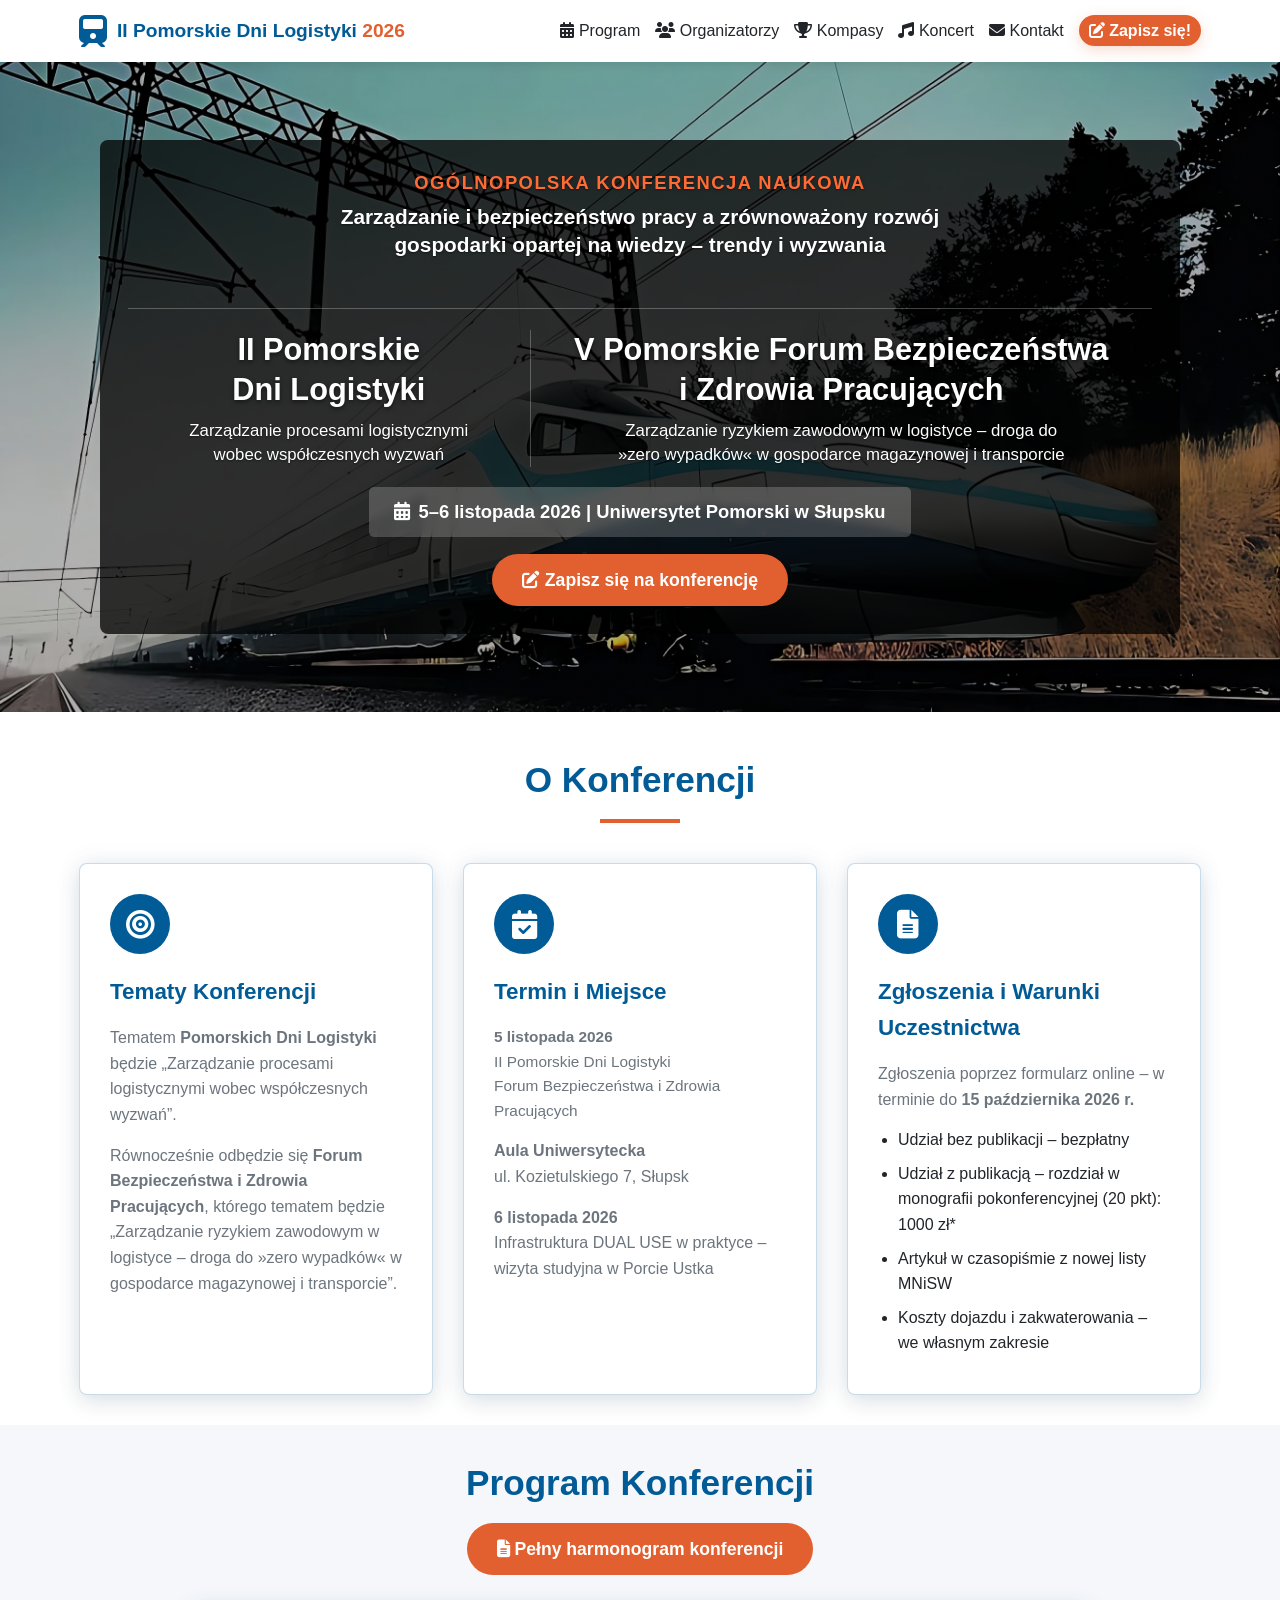
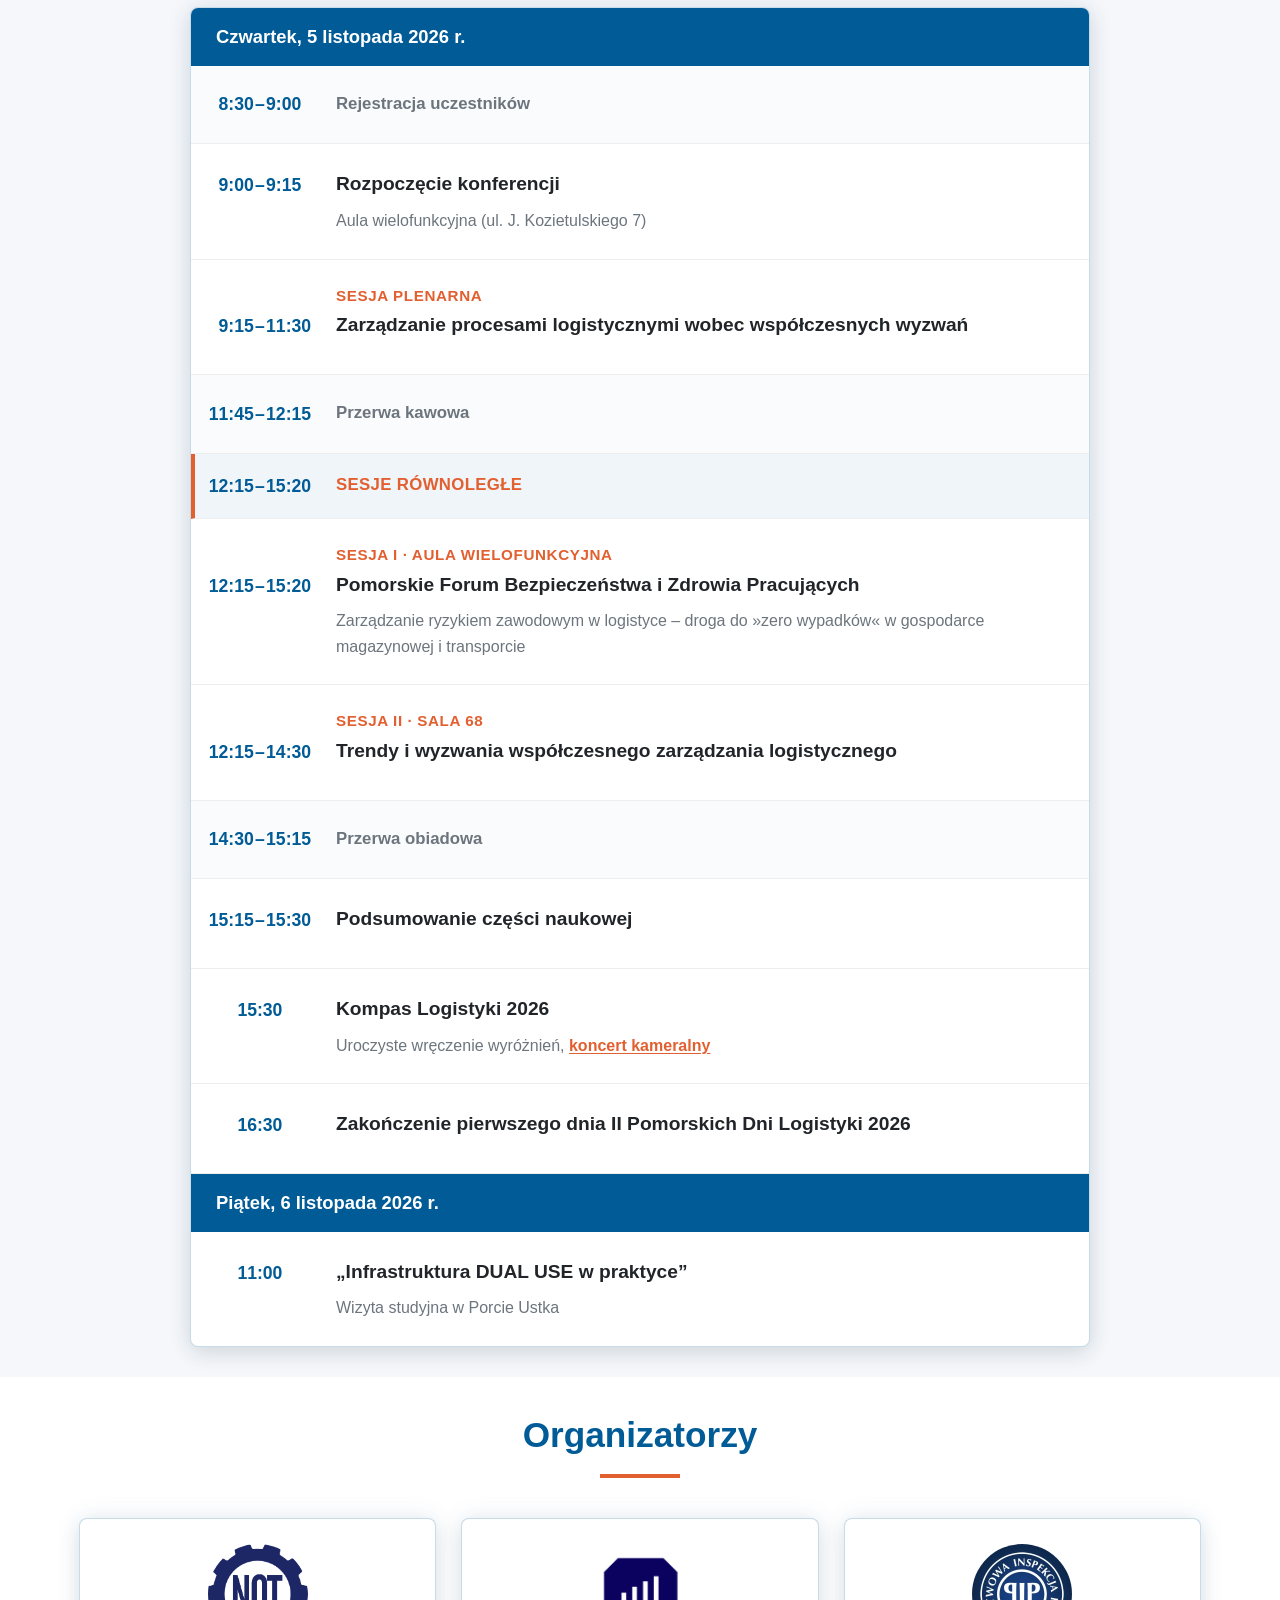
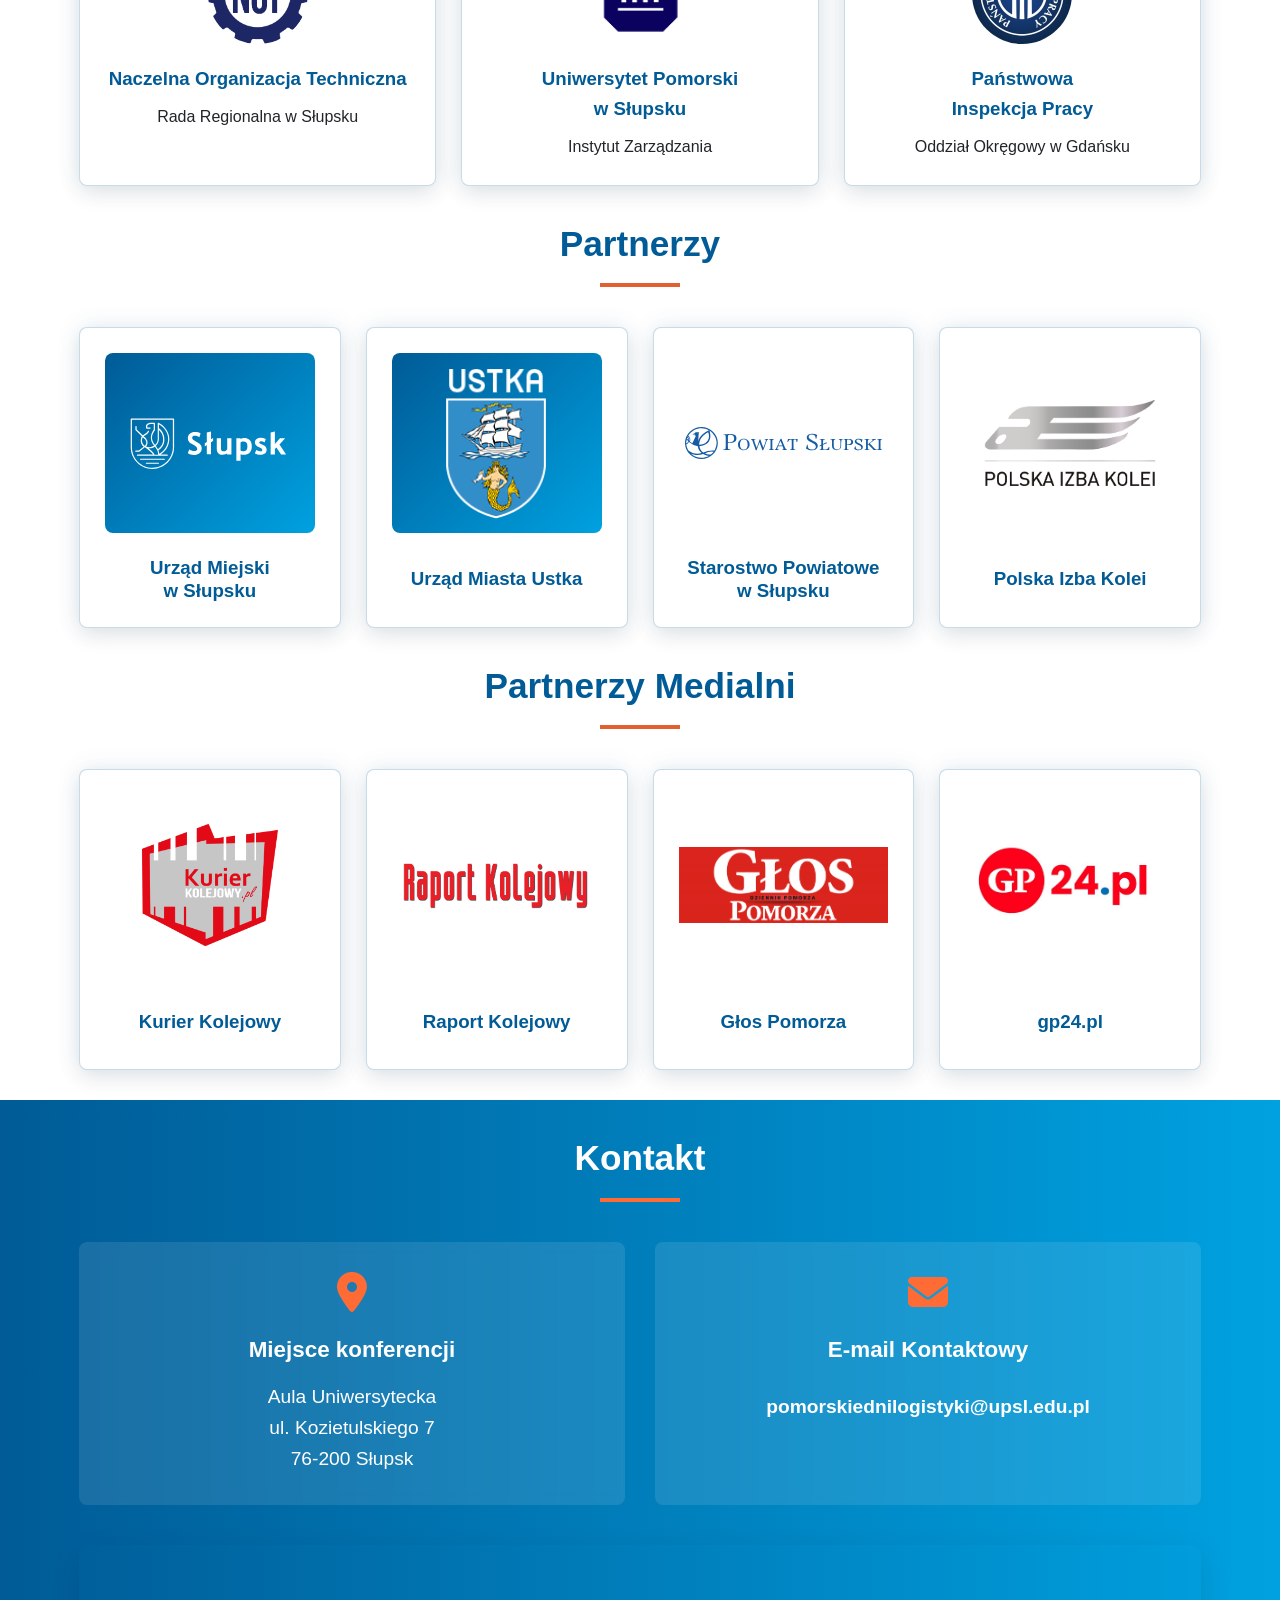
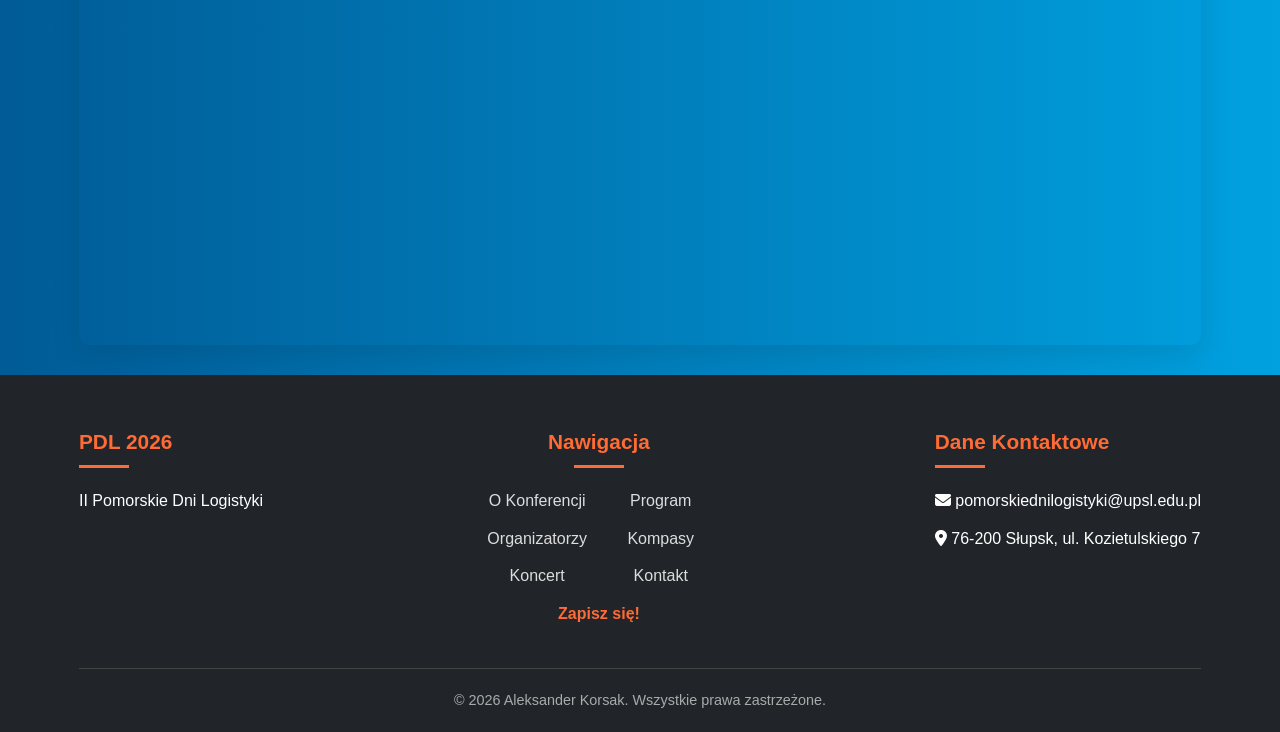
<file: index.html>
<!DOCTYPE html>
<html lang="pl">
<head>
    <meta charset="UTF-8">
    <meta name="viewport" content="width=device-width, initial-scale=1.0">
    <title>II Pomorskie Dni Logistyki</title>
    <meta name="description" content="II Pomorskie Dni Logistyki 2026: konferencja o logistyce, transporcie i spedycji, 5–6 listopada 2026, Słupsk. Program, zgłoszenia, Kompas Logistyki.">
    <link rel="canonical" href="https://www.konferencjatsl.pl/">
    <meta property="og:type" content="website">
    <meta property="og:locale" content="pl_PL">
    <meta property="og:site_name" content="II Pomorskie Dni Logistyki">
    <meta property="og:title" content="II Pomorskie Dni Logistyki 2026 – konferencja naukowa, Słupsk">
    <meta property="og:description" content="II Pomorskie Dni Logistyki 2026: konferencja o logistyce, transporcie i spedycji, 5–6 listopada 2026, Słupsk. Program, zgłoszenia, Kompas Logistyki.">
    <meta property="og:url" content="https://www.konferencjatsl.pl/">
    <meta property="og:image" content="https://www.konferencjatsl.pl/assets/img/hero/og-image.jpg">
    <meta property="og:image:type" content="image/jpeg">
    <meta property="og:image:width" content="1324">
    <meta property="og:image:height" content="912">
    <meta name="twitter:card" content="summary_large_image">
    <link rel="preconnect" href="https://cdnjs.cloudflare.com" crossorigin>
    <link rel="stylesheet" href="https://cdnjs.cloudflare.com/ajax/libs/font-awesome/6.4.0/css/all.min.css" integrity="sha512-iecdLmaskl7CVkqkXNQ/ZH/XLlvWZOJyj7Yy7tcenmpD1ypASozpmT/E0iPtmFIB46ZmdtAc9eNBvH0H/ZpiBw==" crossorigin="anonymous" referrerpolicy="no-referrer">
    <link rel="stylesheet" href="assets/css/index.css?v=31">
    <link rel="icon" href="data:image/svg+xml,<svg xmlns=%22http://www.w3.org/2000/svg%22 viewBox=%220 0 100 100%22><text y=%22.9em%22 font-size=%2290%22>🚂</text></svg>">
</head>
<body>
    <!-- Header -->
    <header>
        <div class="header-container">
            <div class="logo">
                <i class="fas fa-train fa-2x" style="color: var(--primary);" aria-hidden="true"></i>
                <div class="logo-text">II Pomorskie Dni Logistyki <span>2026</span></div>
            </div>

            <button type="button" class="mobile-menu-btn" aria-label="Otwórz menu" aria-expanded="false" aria-controls="navMenu">
                <i class="fas fa-bars" aria-hidden="true"></i>
            </button>

            <nav>
                <ul id="navMenu">
                    <li><a href="#program"><i class="fas fa-calendar-alt" aria-hidden="true"></i> Program</a></li>
                    <li><a href="#organizers"><i class="fas fa-users" aria-hidden="true"></i> Organizatorzy</a></li>
                    <li><a href="/kompasy/"><i class="fas fa-trophy" aria-hidden="true"></i> Kompasy</a></li>
                    <li><a href="/koncert/"><i class="fas fa-music" aria-hidden="true"></i> Koncert</a></li>
                    <li><a href="#contact"><i class="fas fa-envelope" aria-hidden="true"></i> Kontakt</a></li>
                    <li><a href="https://forms.gle/BDYKaacbjnpbUKzE9" target="_blank" rel="noopener noreferrer" class="nav-cta"><i class="fas fa-pen-to-square" aria-hidden="true"></i> Zapisz się!</a></li>
                </ul>
            </nav>
        </div>
    </header>

<!-- Hero Section -->
<section class="hero"
    style="
        background: linear-gradient(rgba(0, 0, 0, 0.3), rgba(0, 0, 0, 0.3)),
                   url('assets/img/hero/hero-image-upscale.webp') center/cover no-repeat;
        height: 650px;
        display: flex;
        align-items: center;
        justify-content: center;
        padding: 0;
        width: 100%;
        margin-bottom: 10px;
    ">
    <div class="hero-content"
        style="
            position: relative;
            z-index: 1;
            padding: 28px;
            max-width: 1080px;
            width: 92%;
            border-radius: 8px;
            text-align: center;
            background: rgba(0,0,0,0.75);
        ">
        <div class="hero-main-title">
            <p class="hero-kicker">Ogólnopolska Konferencja Naukowa</p>
            <p class="hero-theme">Zarządzanie i bezpieczeństwo pracy a zrównoważony rozwój gospodarki opartej na wiedzy – trendy i wyzwania</p>
        </div>
        <div class="hero-conferences">
            <div class="hero-conference">
                <h1 style="margin-bottom: 0.6rem; line-height: 1.3; color: white;">
                    II Pomorskie<br>Dni Logistyki
                </h1>
                <p style="margin-bottom: 0; color: white; line-height: 1.4;">
                    Zarządzanie procesami logistycznymi<br>wobec współczesnych wyzwań
                </p>
            </div>
            <div class="hero-conference">
                <h1 style="margin-bottom: 0.6rem; line-height: 1.3; color: white;">
                    V Pomorskie Forum Bezpieczeństwa<br>i Zdrowia Pracujących
                </h1>
                <p style="margin-bottom: 0; color: white; line-height: 1.4;">
                    Zarządzanie ryzykiem zawodowym w logistyce – droga do<br class="desktop-only-br"> »zero wypadków« w gospodarce magazynowej i transporcie
                </p>
            </div>
        </div>
        <div class="hero-dates" style="font-size: 1.15rem; display: flex; width: fit-content; align-items: center; gap: 8px; margin: 0 auto 1.1rem auto; color: white;">
            <i class="fas fa-calendar-alt" aria-hidden="true"></i> <span class="hero-dates-text"><span class="hero-dates-date">5–6 listopada 2026</span><span class="hero-dates-sep"> | </span><span class="hero-dates-place">Uniwersytet Pomorski w&nbsp;Słupsku</span></span>
        </div>
        <div>
            <a href="https://forms.gle/BDYKaacbjnpbUKzE9" target="_blank" rel="noopener noreferrer" class="btn"><i class="fas fa-pen-to-square" aria-hidden="true"></i> Zapisz się na konferencję</a>
        </div>
    </div>
</section>
    <!-- About Section -->
    <section class="section" id="about">
        <div class="container">
            <div class="section-title"><h2>O Konferencji</h2></div>
            <div class="info-cards">
                <div class="info-card">
                    <div class="icon-container"><i class="fas fa-bullseye" aria-hidden="true"></i></div>
                    <h3>Tematy Konferencji</h3>
                    <p>Tematem <strong>Pomorskich Dni Logistyki</strong> będzie „Zarządzanie procesami logistycznymi wobec współczesnych wyzwań”.</p>
                    <p>Równocześnie odbędzie się <strong>Forum Bezpieczeństwa i Zdrowia Pracujących</strong>, którego tematem będzie „Zarządzanie ryzykiem zawodowym w logistyce – droga do »zero wypadków« w gospodarce magazynowej i transporcie”.</p>
                </div>
                <div class="info-card">
                    <div class="icon-container"><i class="fas fa-calendar-check" aria-hidden="true"></i></div>
                    <h3>Termin i Miejsce</h3>
					<p style="font-size: 0.96rem;">
						<strong>5 listopada 2026</strong>
						<br>II Pomorskie Dni Logistyki<br>Forum Bezpieczeństwa i Zdrowia Pracujących</p>
                    <p><strong>Aula Uniwersytecka</strong><br>
                    ul.&nbsp;Kozietulskiego&nbsp;7, Słupsk</p>
                    <p><strong>6 listopada 2026</strong><br>
                    Infrastruktura DUAL USE w praktyce – wizyta studyjna w Porcie Ustka</p>
                </div>
                <div class="info-card">
                    <div class="icon-container"><i class="fas fa-file-alt" aria-hidden="true"></i></div>
                    <h3>Zgłoszenia i Warunki Uczestnictwa</h3>
                    <p>Zgłoszenia poprzez formularz online – w terminie do <strong>15 października 2026 r.</strong></p>
                    <ul>
                        <li>Udział bez publikacji – bezpłatny</li>
                        <li>Udział z publikacją – rozdział w monografii pokonferencyjnej (20 pkt): 1000 zł*</li>
                        <li>Artykuł w czasopiśmie z nowej listy MNiSW</li>
                        <li>Koszty dojazdu i zakwaterowania – we własnym zakresie</li>
                    </ul>
                </div>
            </div>
        </div>
    </section>
    <!-- Program Section -->
<section class="section program-section" id="program">
    <div class="container">
        <div class="section-title"><h2>Program Konferencji</h2></div>
        <div style="text-align:center;margin:0 0 2rem;">
            <a href="https://docs.google.com/document/d/1DetQyZPE3kbWp-KJt_H7QK714EClMpJx/edit" class="btn" target="_blank" rel="noopener noreferrer"><i class="fas fa-file-alt" aria-hidden="true"></i> Pełny harmonogram konferencji</a>
        </div>
        <div class="schedule">
            <div class="schedule-day">Czwartek, 5 listopada 2026 r.</div>
            <div class="schedule-item schedule-break"><div class="time"><span class="t-start">8:30</span><span class="t-dash">–</span><span class="t-end">9:00</span></div><div class="event-details"><h3>Rejestracja uczestników</h3></div></div>
            <div class="schedule-item"><div class="time"><span class="t-start">9:00</span><span class="t-dash">–</span><span class="t-end">9:15</span></div><div class="event-details"><h3>Rozpoczęcie konferencji</h3><p>Aula wielofunkcyjna <br class="br-mobile">(ul.&nbsp;J.&nbsp;Kozietulskiego&nbsp;7)</p></div></div>
            <div class="schedule-item"><div class="time"><span class="t-start">9:15</span><span class="t-dash">–</span><span class="t-end">11:30</span></div><div class="event-details"><span class="schedule-block-label">Sesja plenarna</span><h3>Zarządzanie procesami logistycznymi wobec współczesnych wyzwań</h3></div></div>
            <div class="schedule-item schedule-break"><div class="time"><span class="t-start">11:45</span><span class="t-dash">–</span><span class="t-end">12:15</span></div><div class="event-details"><h3>Przerwa kawowa</h3></div></div>
            <div class="schedule-block schedule-block-timed"><div class="time"><span class="t-start">12:15</span><span class="t-dash">–</span><span class="t-end">15:20</span></div><span class="schedule-block-label schedule-block-label-lg">Sesje równoległe</span></div>
            <div class="schedule-item"><div class="time"><span class="t-start">12:15</span><span class="t-dash">–</span><span class="t-end">15:20</span></div><div class="event-details"><span class="schedule-block-label">Sesja I · Aula wielofunkcyjna</span><h3>Pomorskie Forum Bezpieczeństwa i Zdrowia Pracujących</h3><p>Zarządzanie ryzykiem zawodowym w logistyce – droga do »zero wypadków« w gospodarce magazynowej i transporcie</p></div></div>
            <div class="schedule-item"><div class="time"><span class="t-start">12:15</span><span class="t-dash">–</span><span class="t-end">14:30</span></div><div class="event-details"><span class="schedule-block-label">Sesja II · Sala 68</span><h3>Trendy i wyzwania współczesnego zarządzania logistycznego</h3></div></div>
            <div class="schedule-item schedule-break"><div class="time"><span class="t-start">14:30</span><span class="t-dash">–</span><span class="t-end">15:15</span></div><div class="event-details"><h3>Przerwa obiadowa</h3></div></div>
            <div class="schedule-item"><div class="time"><span class="t-start">15:15</span><span class="t-dash">–</span><span class="t-end">15:30</span></div><div class="event-details"><h3>Podsumowanie części naukowej</h3></div></div>
            <div class="schedule-item"><div class="time"><span class="t-start">15:30</span></div><div class="event-details"><h3>Kompas Logistyki 2026</h3><p>Uroczyste wręczenie wyróżnień, <a href="/koncert/" class="schedule-link">koncert kameralny</a></p></div></div>
            <div class="schedule-item"><div class="time"><span class="t-start">16:30</span></div><div class="event-details"><h3>Zakończenie pierwszego dnia II Pomorskich Dni Logistyki 2026</h3></div></div>
            <div class="schedule-day">Piątek, 6 listopada 2026 r.</div>
            <div class="schedule-item"><div class="time"><span class="t-start">11:00</span></div><div class="event-details"><h3>„Infrastruktura DUAL&nbsp;USE <br class="br-mobile">w&nbsp;praktyce”</h3><p>Wizyta studyjna w&nbsp;Porcie&nbsp;Ustka</p></div></div>
        </div>
    </div>
</section>
<!-- Patrons Section -->
    <section class="section temporarily-hidden" id="patrons">
        <div class="container">
            <div class="section-title">
                <h2>Patroni</h2>
            </div>

            <div class="organizers-grid">
                <div class="organizer-card">
                    <div class="organizer-logo"
                     style="width:220px;height:220px;border-radius:50%;overflow:hidden;
                            display:flex;align-items:center;justify-content:center;background:transparent;">
                    <img src="assets/img/logos/starosta-slupski-logo.svg" width="86" height="137" loading="lazy" decoding="async" alt="Starosta Słupski"
                     style="display:block;width:auto;height:80%;max-width:80%;max-height:80%;object-fit:contain;border-radius:0;">
                    </div>
                </div>

                <div class="organizer-card">
                    <div class="organizer-logo"
                     style="width:330px;height:180px;border-radius:50%;overflow:hidden;
                            display:flex;align-items:center;justify-content:center;background:transparent;">
                    <img src="assets/img/logos/rio-slupsk-logo.svg" width="762" height="243" loading="lazy" decoding="async" alt="Miasto Słupsk"
                     style="display:block;width:auto;height:80%;max-width:80%;max-height:80%;object-fit:contain;border-radius:0;">
                    </div>
                    <h3>Prezydentka Miasta Słupsk</h3>
                </div>

                <div class="organizer-card">
                    <div class="organizer-logo"
                     style="width:330px;height:180px;border-radius:50%;overflow:hidden;
                            display:flex;align-items:center;justify-content:center;background:transparent;">
                    <img src="assets/img/logos/ministerstwo-infrastruktury.jpg" width="693" height="235" loading="lazy" decoding="async" alt="Ministerstwo Infrastruktury"
                     style="display:block;width:auto;height:80%;max-width:80%;max-height:80%;object-fit:contain;border-radius:0;">
                    </div>
                </div>

                <div class="organizer-card">
                    <div class="organizer-logo"
                    style="width:330px;height:180px;border-radius:50%;overflow:hidden;
                            display:flex;align-items:center;justify-content:center;background:transparent;">
                    <img src="assets/img/logos/upsl-logo.webp" width="868" height="579" loading="lazy" decoding="async" alt="Rektor Uniwersytetu Pomorskiego"
                     style="display:block;width:auto;height:80%;max-width:80%;max-height:80%;object-fit:contain;border-radius:0;">
                    </div>
                    <h3>Rektor Uniwersytetu Pomorskiego</h3>
                </div>
            </div>
        </div>
    </section>
<!-- Organizers Section -->
    <section class="section" id="organizers">
        <div class="container"><div class="section-title"><h2>Organizatorzy</h2></div>
            <div class="organizers-grid">
                <div class="organizer-card"><div class="organizer-logo" style="background: none;"><img src="assets/img/logos/logo-not.png" width="320" height="315" loading="lazy" decoding="async" alt="FSNT NOT w Słupsku" style="width:100px; height:100px; border-radius:50%; object-fit:cover;"></div><h3>Naczelna Organizacja Techniczna</h3><p>Rada Regionalna w Słupsku</p></div>
                <div class="organizer-card"><div class="organizer-logo" style="background: none;"><img src="assets/img/logos/instytut-zarzadzania-upsl.jpg" width="1667" height="1667" loading="lazy" decoding="async" alt="Instytut Zarządzania Uniwersytetu Pomorskiego w Słupsku" style="width:100px; height:100px; border-radius:50%; object-fit:cover;"></div><h3>Uniwersytet Pomorski<br>w Słupsku</h3><p>Instytut Zarządzania</p></div>
                <div class="organizer-card"><div class="organizer-logo" style="background: none;"><img src="assets/img/logos/pipgovpl-logo.jpeg" width="200" height="200" loading="lazy" decoding="async" alt="Państwowa Inspekcja Pracy" style="width:100px; height:100px; border-radius:50%; object-fit:cover;"></div><h3>Państwowa<br>Inspekcja Pracy</h3><p>Oddział Okręgowy w Gdańsku</p></div>
            </div>
            <div class="section-title partners-title" id="partners"><h2>Partnerzy</h2></div>
            <div class="organizers-grid partners-grid">
                <div class="organizer-card partner-card"><div class="organizer-logo partner-logo partner-logo-blue partner-logo-slupsk"><img src="assets/img/partners/miasto-slupsk.svg" width="301" height="100" loading="lazy" decoding="async" alt="Urząd Miejski w Słupsku"></div><h3>Urząd Miejski<br>w Słupsku</h3></div>
                <div class="organizer-card partner-card"><div class="organizer-logo partner-logo partner-logo-tall partner-logo-blue"><img src="assets/img/partners/miasto-ustka.png" width="111" height="150" loading="lazy" decoding="async" alt="Urząd Miasta Ustka"></div><h3>Urząd Miasta Ustka</h3></div>
                <div class="organizer-card partner-card"><div class="organizer-logo partner-logo partner-logo-wide"><img src="assets/img/partners/starostwo-slupsk.svg" width="300" height="50" loading="lazy" decoding="async" alt="Starostwo Powiatowe w Słupsku"></div><h3>Starostwo Powiatowe<br>w Słupsku</h3></div>
                <div class="organizer-card partner-card"><div class="media-logo-container media-logo-izba"><img src="assets/img/logos/polska-izba-kolei-logo.png" width="2025" height="942" loading="lazy" decoding="async" alt="Polska Izba Kolei">
                        </div>
                        <h3>Polska Izba Kolei</h3>
					</div>
			</div>
            <!-- Media Patrons Section -->
            <div class="media-patrons-block" id="media-patrons">
                <div class="section-title partners-title media-patrons-title">
                    <h2>Partnerzy Medialni</h2>
                </div>

                <div class="organizers-grid partners-grid media-patrons-grid">
                    <div class="organizer-card partner-card">
                        <div class="media-logo-container">
                            <img src="assets/img/logos/kurier-kolejowy-logo.png" width="1001" height="1000" loading="lazy" decoding="async" alt="Kurier Kolejowy">
                        </div>
                        <h3>Kurier Kolejowy</h3>
                    </div>
                    <div class="organizer-card partner-card">
                        <div class="media-logo-container">
                            <img src="assets/img/logos/raport-kolejowy-logo.png" width="2599" height="709" loading="lazy" decoding="async" alt="Raport Kolejowy">
                        </div>
                        <h3>Raport Kolejowy</h3>
                    </div>
                    <div class="organizer-card partner-card">
                        <div class="media-logo-container media-logo-wide">
                            <img src="assets/img/logos/glos-pomorza-logo.jpg" width="1845" height="667" loading="lazy" decoding="async" alt="Głos Pomorza">
                        </div>
                        <h3>Głos Pomorza</h3>
                    </div>
                    <div class="organizer-card partner-card">
                        <div class="media-logo-container media-logo-wide">
                            <img src="assets/img/logos/gp24-logo.jpg" width="961" height="556" loading="lazy" decoding="async" alt="gp24.pl">
                        </div>
                        <h3>gp24.pl</h3>
                    </div>
                </div>
            </div>
        </div>
    </section>
<!-- Contact Section -->
    <section class="section contact-section" id="contact">
        <div class="container">
            <div class="section-title">
                <h2 style="color: white;">Kontakt</h2>
            </div>

            <div class="contact-grid">
                <div class="contact-card">
                    <i class="fas fa-map-marker-alt" aria-hidden="true"></i>
                    <h3>Miejsce konferencji</h3>
                    <div class="contact-info">
                        Aula Uniwersytecka<br>
                        ul.&nbsp;Kozietulskiego&nbsp;7<br>
                        76-200 Słupsk
                    </div>
                </div>

                <div class="contact-card">
                    <i class="fas fa-envelope" aria-hidden="true"></i>
                    <h3>E-mail Kontaktowy</h3>
                    <div class="contact-info">
                        <a href="mailto:pomorskiednilogistyki@upsl.edu.pl" class="email-link">pomorskiednilogistyki@upsl.edu.pl</a>
                    </div>
                </div>

<!--                <div class="contact-card">
                    <i class="fas fa-calendar-alt" aria-hidden="true"></i>
                    <h3>Sekretarz</h3>
                    <div class="contact-info">
                        -<br>
                        <a href="mailto:@upsl.edu.pl" class="email-link">@upsl.edu.pl</a>
                    </div>
                </div>
-->
            </div>


            <div class="map-container">
                <iframe src="https://www.google.com/maps/embed?pb=!1m18!1m12!1m3!1d2318.717404892391!2d17.0212670767512!3d54.460568471995!2m3!1f0!2f0!3f0!3m2!1i1024!2i768!4f13.1!3m3!1m2!1s0x4701d9d2a8b97d0f%3A0x24e3a1a9d9d0b0a!2sKozietulskiego%207%2C%20S%C5%82upsk!5e0!3m2!1spl!2spl!4v1650000000000!5m2!1spl!2spl" allowfullscreen="" loading="lazy"></iframe>
            </div>
        </div>
    </section>

    <!-- Footer -->
    <footer>
        <div class="container">
            <div class="footer-grid">
                <div class="footer-column">
                    <h3>PDL 2026</h3>
                    <p>II Pomorskie Dni Logistyki</p>
                </div>

                <div class="footer-column footer-nav-column">
                    <h3>Nawigacja</h3>
                    <ul class="footer-links footer-nav-links">
                        <li><a href="#about">O Konferencji</a></li>
                        <li><a href="#program">Program</a></li>
                        <li><a href="#organizers">Organizatorzy</a></li>
                        <li><a href="/kompasy/">Kompasy</a></li>
                        <li><a href="/koncert/">Koncert</a></li>
                        <li><a href="#contact">Kontakt</a></li>
                        <li class="footer-signup"><a class="footer-signup-link" href="https://forms.gle/BDYKaacbjnpbUKzE9" target="_blank" rel="noopener noreferrer">Zapisz się!</a></li>
                    </ul>
                </div>

                <div class="footer-column">
                    <h3>Dane Kontaktowe</h3>
                    <ul class="footer-links">
                        <li><i class="fas fa-envelope" aria-hidden="true"></i> pomorskiednilogistyki@upsl.edu.pl</li>
                        <li><i class="fas fa-map-marker-alt" aria-hidden="true"></i> 76-200 Słupsk, ul.&nbsp;Kozietulskiego&nbsp;7</li>
                    </ul>
                </div>
            </div>

            <div class="copyright">
                <p>&copy; 2026 Aleksander Korsak. Wszystkie prawa zastrzeżone.</p>
            </div>
        </div>
    </footer>
    <script src="assets/js/index.js?v=3"></script>
</body>

</html>
</file>
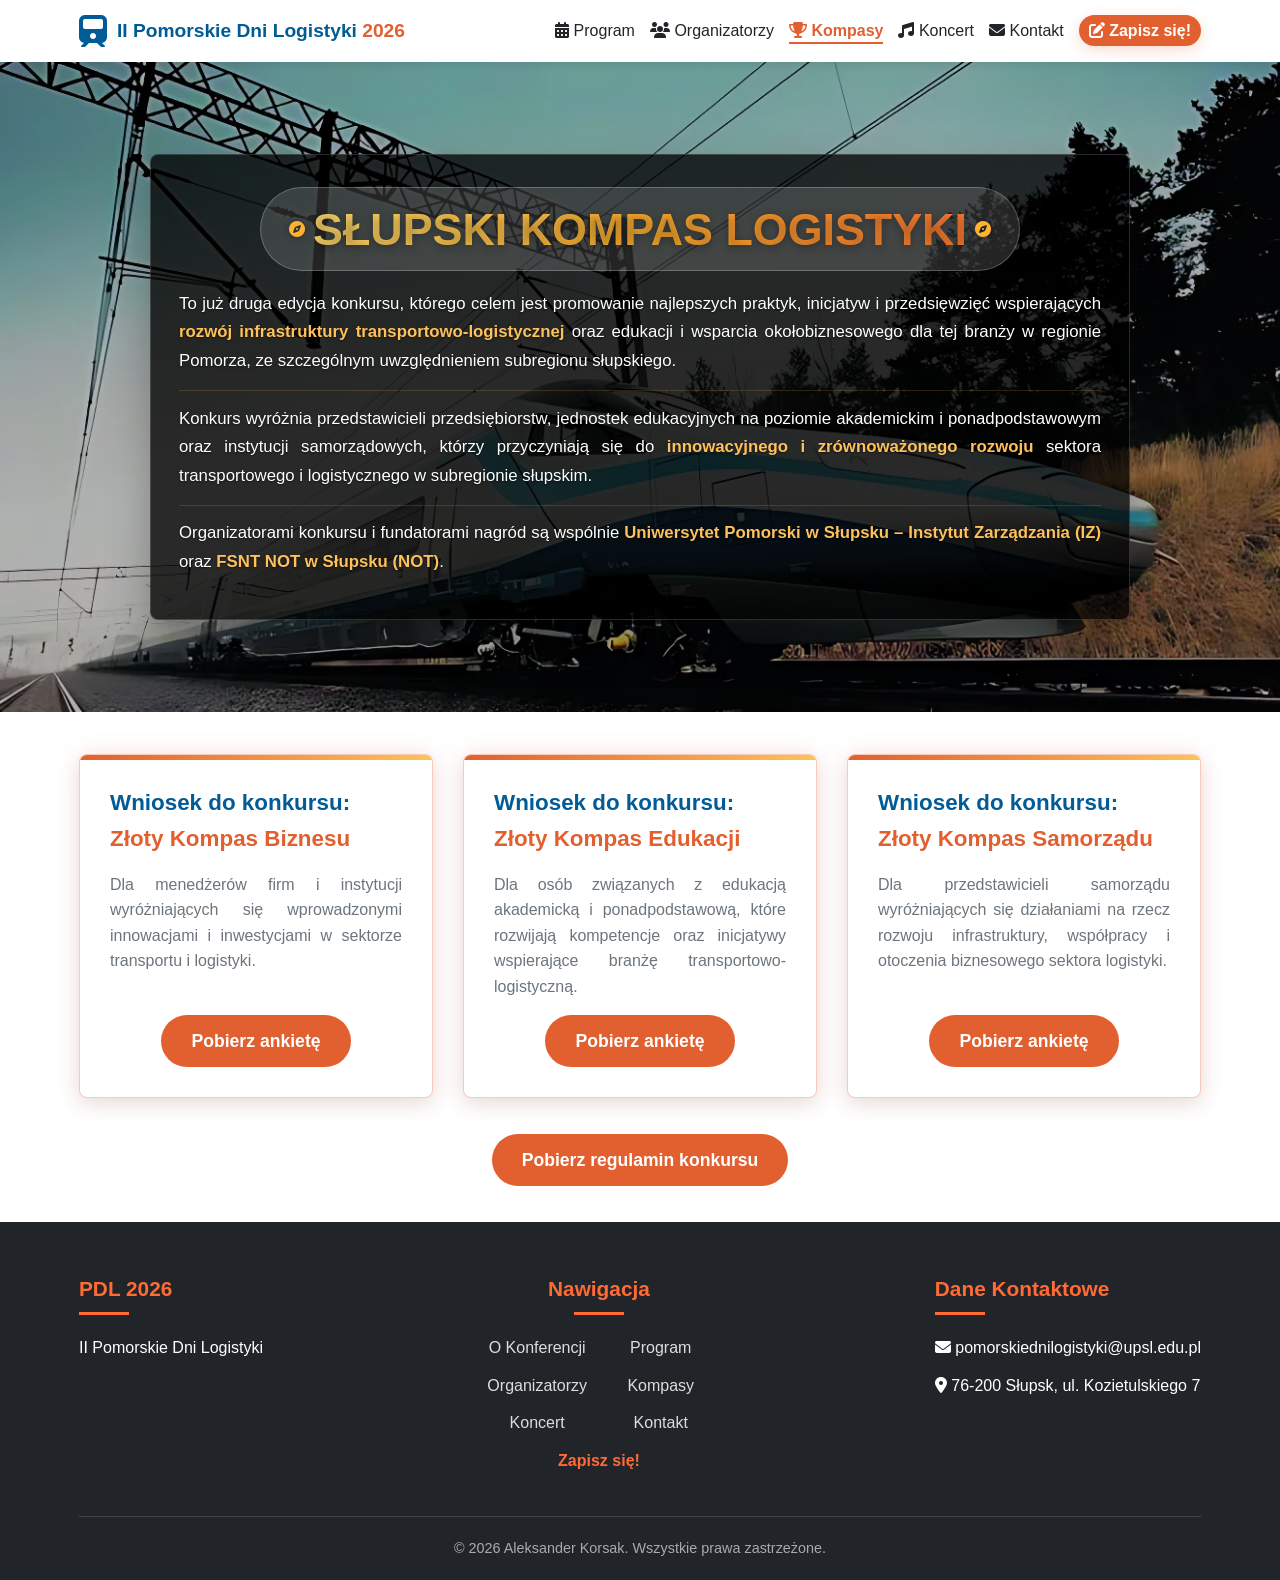
<file: kompasy/index.html>
<!DOCTYPE html>
<html lang="pl">
<head>
    <meta charset="UTF-8">
    <meta name="viewport" content="width=device-width, initial-scale=1.0">
    <title>Kompas Logistyki 2026 – II Pomorskie Dni Logistyki</title>
    <meta name="description" content="Słupski Kompas Logistyki 2026 – konkurs dla biznesu, edukacji i samorządu wspierających transport i logistykę w regionie słupskim. Pobierz wnioski.">
    <link rel="canonical" href="https://www.konferencjatsl.pl/kompasy/">
    <meta property="og:type" content="website">
    <meta property="og:locale" content="pl_PL">
    <meta property="og:site_name" content="II Pomorskie Dni Logistyki">
    <meta property="og:title" content="Kompas Logistyki 2026 – II Pomorskie Dni Logistyki">
    <meta property="og:description" content="Słupski Kompas Logistyki 2026 – konkurs dla biznesu, edukacji i samorządu wspierających transport i logistykę w regionie słupskim. Pobierz wnioski.">
    <meta property="og:url" content="https://www.konferencjatsl.pl/kompasy/">
    <meta property="og:image" content="https://www.konferencjatsl.pl/assets/img/hero/og-image.jpg">
    <meta property="og:image:type" content="image/jpeg">
    <meta property="og:image:width" content="1324">
    <meta property="og:image:height" content="912">
    <meta name="twitter:card" content="summary_large_image">
    <link rel="preconnect" href="https://cdnjs.cloudflare.com" crossorigin>
    <link rel="stylesheet" href="https://cdnjs.cloudflare.com/ajax/libs/font-awesome/6.4.0/css/all.min.css" integrity="sha512-iecdLmaskl7CVkqkXNQ/ZH/XLlvWZOJyj7Yy7tcenmpD1ypASozpmT/E0iPtmFIB46ZmdtAc9eNBvH0H/ZpiBw==" crossorigin="anonymous" referrerpolicy="no-referrer">
    <link rel="stylesheet" href="../assets/css/kompasy.css?v=16">
    <link rel="icon" href="data:image/svg+xml,<svg xmlns=%22http://www.w3.org/2000/svg%22 viewBox=%220 0 100 100%22><text y=%22.9em%22 font-size=%2290%22>🚂</text></svg>">
</head>
<body>
    <header>
        <div class="header-container">
            <div class="logo">
                <i class="fas fa-train fa-2x" style="color: var(--primary);" aria-hidden="true"></i>
                <div class="logo-text">II Pomorskie Dni Logistyki <span>2026</span></div>
            </div>

            <button type="button" class="mobile-menu-btn" aria-label="Otwórz menu" aria-expanded="false" aria-controls="navMenu">
                <i class="fas fa-bars" aria-hidden="true"></i>
            </button>

            <nav>
              <ul id="navMenu">
                <li><a href="/" data-target="program"><i class="fas fa-calendar-alt" aria-hidden="true"></i> Program</a></li>
                <li><a href="/" data-target="organizers"><i class="fas fa-users" aria-hidden="true"></i> Organizatorzy</a></li>
                <li><a href="/kompasy/" class="active"><i class="fas fa-trophy" aria-hidden="true"></i> Kompasy</a></li>
                <li><a href="/koncert/"><i class="fas fa-music" aria-hidden="true"></i> Koncert</a></li>
                <li><a href="/" data-target="contact"><i class="fas fa-envelope" aria-hidden="true"></i> Kontakt</a></li>
                <li><a href="https://forms.gle/BDYKaacbjnpbUKzE9" target="_blank" rel="noopener noreferrer" class="nav-cta"><i class="fas fa-pen-to-square" aria-hidden="true"></i> Zapisz się!</a></li>
              </ul>
            </nav>

        </div>
    </header>

    <section class="hero">
        <div class="hero-content">
            <div class="hero-highlight">
                <i class="fas fa-compass" aria-hidden="true"></i>
                <h1>SŁUPSKI KOMPAS LOGISTYKI</h1>
                <i class="fas fa-compass" aria-hidden="true"></i>
            </div>
            <div class="hero-description">
                <p>To już druga edycja konkursu, którego celem jest promowanie najlepszych praktyk, inicjatyw i przedsięwzięć wspierających <strong>rozwój infrastruktury transportowo-logistycznej</strong> oraz edukacji i wsparcia okołobiznesowego dla tej branży w regionie Pomorza, ze szczególnym uwzględnieniem subregionu słupskiego.</p>
                <p>Konkurs wyróżnia przedstawicieli przedsiębiorstw, jednostek edukacyjnych na poziomie akademickim i ponadpodstawowym oraz instytucji samorządowych, którzy przyczyniają się do <strong>innowacyjnego i zrównoważonego rozwoju</strong> sektora transportowego i logistycznego w subregionie słupskim.</p>
                <p>Organizatorami konkursu i fundatorami nagród są wspólnie <strong>Uniwersytet Pomorski w Słupsku – Instytut Zarządzania (IZ)</strong> oraz <strong>FSNT NOT w Słupsku (NOT)</strong>.</p>
            </div>
        </div>
    </section>

    <section class="section">
        <div class="container">
            <div class="info-cards">
                <div class="info-card">
                    <h3>Wniosek do konkursu:<br><span style="color: var(--accent-light-bg);">Złoty Kompas Biznesu</span></h3>
                    <p>Dla menedżerów firm i instytucji wyróżniających się wprowadzonymi innowacjami i inwestycjami w sektorze transportu i logistyki.</p>
                    <div class="card-footer"><a href="../assets/docs/kompasy/2026/ankieta-zloty-kompas-biznesu.docx" class="btn">Pobierz ankietę</a></div>
                </div>

                <div class="info-card">
                    <h3>Wniosek do konkursu:<br><span style="color: var(--accent-light-bg);">Złoty Kompas Edukacji</span></h3>
                    <p>Dla osób związanych z edukacją akademicką i ponadpodstawową, które rozwijają kompetencje oraz inicjatywy wspierające branżę transportowo-logistyczną.</p>
                    <div class="card-footer"><a href="../assets/docs/kompasy/2026/ankieta-zloty-kompas-edukacji.docx" class="btn">Pobierz ankietę</a></div>
                </div>

                <div class="info-card">
                    <h3>Wniosek do konkursu:<br><span style="color: var(--accent-light-bg);">Złoty Kompas Samorządu</span></h3>
                    <p>Dla przedstawicieli samorządu wyróżniających się działaniami na rzecz rozwoju infrastruktury, współpracy i otoczenia biznesowego sektora logistyki.</p>
                    <div class="card-footer"><a href="../assets/docs/kompasy/2026/ankieta-zloty-kompas-samorzadu.docx" class="btn">Pobierz ankietę</a></div>
                </div>

                </div>
            <div class="card-footer regulamin-download"><a href="../assets/docs/kompasy/2026/regulamin-kapitula-slupski-kompas.docx" class="btn">Pobierz regulamin konkursu</a></div>
        </div>
    </section>

    <footer>
        <div class="container">
            <div class="footer-grid">
                <div class="footer-column">
                    <h3>PDL 2026</h3>
                    <p>II Pomorskie Dni Logistyki</p>
                </div>

                <div class="footer-column footer-nav-column">
                    <h3>Nawigacja</h3>
                    <ul class="footer-links footer-nav-links">
                        <li><a href="/#about">O Konferencji</a></li>
                        <li><a href="/#program">Program</a></li>
                        <li><a href="/#organizers">Organizatorzy</a></li>
                        <li><a href="/kompasy/">Kompasy</a></li>
                        <li><a href="/koncert/">Koncert</a></li>
                        <li><a href="/#contact">Kontakt</a></li>
                        <li class="footer-signup"><a class="footer-signup-link" href="https://forms.gle/BDYKaacbjnpbUKzE9" target="_blank" rel="noopener noreferrer">Zapisz się!</a></li>
                    </ul>
                </div>

                <div class="footer-column">
                    <h3>Dane Kontaktowe</h3>
                    <ul class="footer-links">
                        <li><i class="fas fa-envelope" aria-hidden="true"></i> pomorskiednilogistyki@upsl.edu.pl</li>
                        <li><i class="fas fa-map-marker-alt" aria-hidden="true"></i> 76-200 Słupsk, ul.&nbsp;Kozietulskiego&nbsp;7</li>
                    </ul>
                </div>
            </div>

            <div class="copyright">
                <p>&copy; 2026 Aleksander Korsak. Wszystkie prawa zastrzeżone.</p>
            </div>
        </div>
    </footer>
    <script src="../assets/js/kompasy.js?v=2"></script>
</body>
</html>
</file>
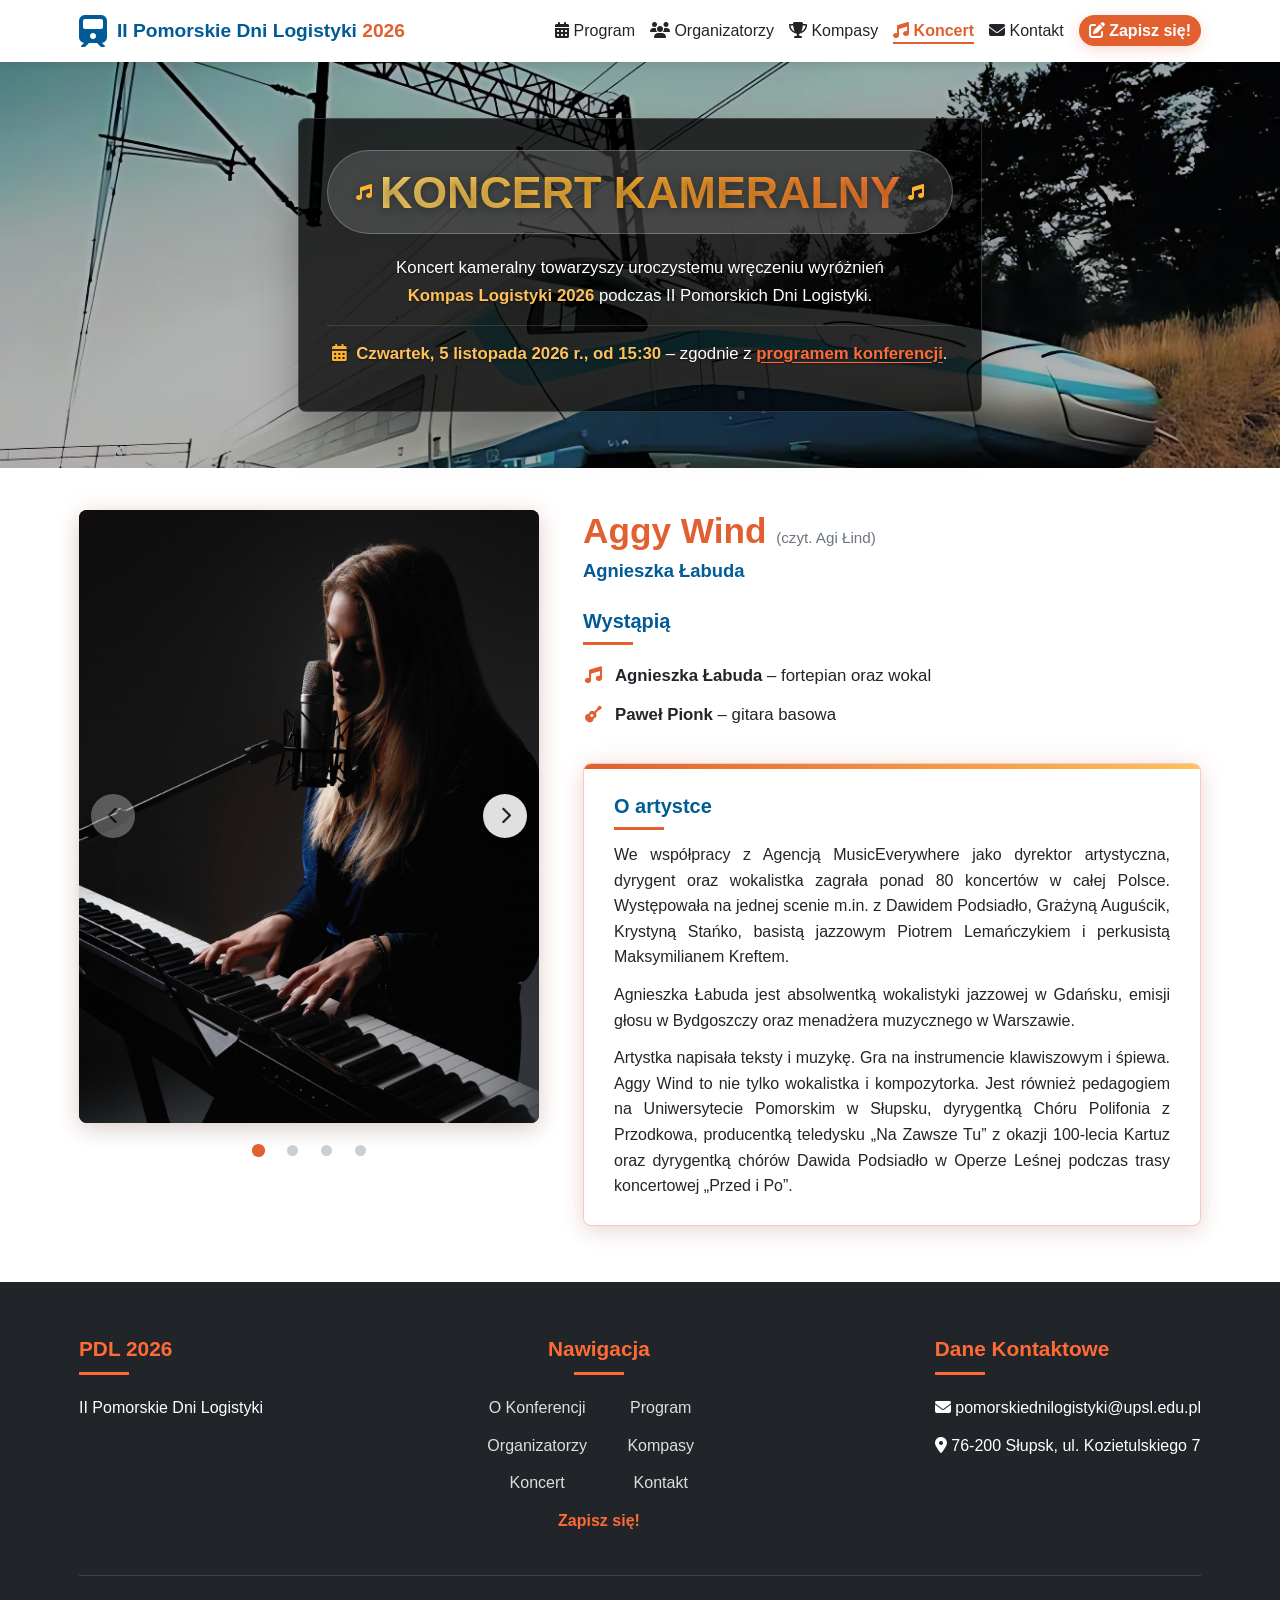
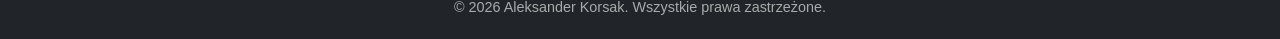
<file: koncert/index.html>
<!DOCTYPE html>
<html lang="pl">
<head>
    <meta charset="UTF-8">
    <meta name="viewport" content="width=device-width, initial-scale=1.0">
    <title>Koncert – Aggy Wind – II Pomorskie Dni Logistyki</title>
    <meta name="description" content="Koncert kameralny Aggy Wind (Agnieszka Łabuda – fortepian, wokal) i Pawła Pionka (gitara basowa) podczas II Pomorskich Dni Logistyki 2026 w Słupsku.">
    <link rel="canonical" href="https://www.konferencjatsl.pl/koncert/">
    <meta property="og:type" content="website">
    <meta property="og:locale" content="pl_PL">
    <meta property="og:site_name" content="II Pomorskie Dni Logistyki">
    <meta property="og:title" content="Koncert – Aggy Wind – II Pomorskie Dni Logistyki">
    <meta property="og:description" content="Koncert kameralny Aggy Wind (Agnieszka Łabuda – fortepian, wokal) i Pawła Pionka (gitara basowa) podczas II Pomorskich Dni Logistyki 2026 w Słupsku.">
    <meta property="og:url" content="https://www.konferencjatsl.pl/koncert/">
    <meta property="og:image" content="https://www.konferencjatsl.pl/assets/img/hero/og-image.jpg">
    <meta property="og:image:type" content="image/jpeg">
    <meta property="og:image:width" content="1324">
    <meta property="og:image:height" content="912">
    <meta name="twitter:card" content="summary_large_image">
    <link rel="preconnect" href="https://cdnjs.cloudflare.com" crossorigin>
    <link rel="stylesheet" href="https://cdnjs.cloudflare.com/ajax/libs/font-awesome/6.4.0/css/all.min.css" integrity="sha512-iecdLmaskl7CVkqkXNQ/ZH/XLlvWZOJyj7Yy7tcenmpD1ypASozpmT/E0iPtmFIB46ZmdtAc9eNBvH0H/ZpiBw==" crossorigin="anonymous" referrerpolicy="no-referrer">
    <link rel="stylesheet" href="../assets/css/kompasy.css?v=16">
    <link rel="stylesheet" href="../assets/css/koncert.css?v=4">
    <link rel="icon" href="data:image/svg+xml,<svg xmlns=%22http://www.w3.org/2000/svg%22 viewBox=%220 0 100 100%22><text y=%22.9em%22 font-size=%2290%22>🚂</text></svg>">
</head>
<body class="koncert-page">
    <header>
        <div class="header-container">
            <div class="logo">
                <i class="fas fa-train fa-2x" style="color: var(--primary);" aria-hidden="true"></i>
                <div class="logo-text">II Pomorskie Dni Logistyki <span>2026</span></div>
            </div>

            <button type="button" class="mobile-menu-btn" aria-label="Otwórz menu" aria-expanded="false" aria-controls="navMenu">
                <i class="fas fa-bars" aria-hidden="true"></i>
            </button>

            <nav>
              <ul id="navMenu">
                <li><a href="/" data-target="program"><i class="fas fa-calendar-alt" aria-hidden="true"></i> Program</a></li>
                <li><a href="/" data-target="organizers"><i class="fas fa-users" aria-hidden="true"></i> Organizatorzy</a></li>
                <li><a href="/kompasy/"><i class="fas fa-trophy" aria-hidden="true"></i> Kompasy</a></li>
                <li><a href="/koncert/" class="active" aria-current="page"><i class="fas fa-music" aria-hidden="true"></i> Koncert</a></li>
                <li><a href="/" data-target="contact"><i class="fas fa-envelope" aria-hidden="true"></i> Kontakt</a></li>
                <li><a href="https://forms.gle/BDYKaacbjnpbUKzE9" target="_blank" rel="noopener noreferrer" class="nav-cta"><i class="fas fa-pen-to-square" aria-hidden="true"></i> Zapisz się!</a></li>
              </ul>
            </nav>

        </div>
    </header>

    <section class="hero">
        <div class="hero-content">
            <div class="hero-highlight">
                <i class="fas fa-music" aria-hidden="true"></i>
                <h1>KONCERT KAMERALNY</h1>
                <i class="fas fa-music" aria-hidden="true"></i>
            </div>
            <div class="hero-description">
                <p>Koncert kameralny towarzyszy uroczystemu wręczeniu wyróżnień<br class="br-desktop"> <strong>Kompas Logistyki 2026</strong> podczas II Pomorskich Dni Logistyki.</p>
                <p><i class="fas fa-calendar-alt" aria-hidden="true"></i> <strong>Czwartek, 5 listopada 2026 r., od 15:30</strong> – zgodnie z <a href="/#program" class="hero-link">programem konferencji</a>.</p>
            </div>
        </div>
    </section>

    <section class="section koncert-section">
        <div class="container koncert-grid">
            <div class="carousel" id="koncertCarousel" role="region" aria-roledescription="karuzela" aria-label="Galeria zdjęć – Aggy Wind">
                <div class="carousel-viewport">
                    <ul class="carousel-track" tabindex="0" aria-label="Zdjęcia – użyj strzałek, aby przełączać">
                        <li class="carousel-slide" role="group" aria-roledescription="slajd" aria-label="1 z 4">
                            <img src="../assets/img/koncert/aggy-wind-fortepian-spiew.jpg" width="1200" height="1600" alt="Aggy Wind śpiewa do mikrofonu studyjnego, grając na pianinie cyfrowym; ciemne tło, boczne światło" style="object-position: center 30%;" fetchpriority="high" decoding="async">
                        </li>
                        <li class="carousel-slide" role="group" aria-roledescription="slajd" aria-label="2 z 4">
                            <img src="../assets/img/koncert/aggy-wind-koncert-scena.jpg" width="1200" height="1600" alt="Aggy Wind na scenie przy fortepianie cyfrowym śpiewa z zamkniętymi oczami; za nią reflektor i kolumny, na pierwszym planie świecące kule" style="object-position: center 35%;" loading="lazy" decoding="async">
                        </li>
                        <li class="carousel-slide" role="group" aria-roledescription="slajd" aria-label="3 z 4">
                            <img src="../assets/img/koncert/aggy-wind-portret-mikrofon.jpg" width="1004" height="1339" alt="Portret uśmiechniętej Aggy Wind w granatowej aksamitnej marynarce, trzymającej mikrofon studyjny przy twarzy" style="object-position: center 25%;" loading="lazy" decoding="async">
                        </li>
                        <li class="carousel-slide" role="group" aria-roledescription="slajd" aria-label="4 z 4">
                            <img src="../assets/img/koncert/aggy-wind-portret.jpg" width="911" height="1215" alt="Portret Aggy Wind w czarnej marynarce z cekinowymi klapami na jasnym tle" style="object-position: center 25%;" loading="lazy" decoding="async">
                        </li>
                    </ul>
                    <button type="button" class="carousel-btn carousel-prev" aria-label="Poprzednie zdjęcie" aria-controls="koncertCarousel"><i class="fas fa-chevron-left" aria-hidden="true"></i></button>
                    <button type="button" class="carousel-btn carousel-next" aria-label="Następne zdjęcie" aria-controls="koncertCarousel"><i class="fas fa-chevron-right" aria-hidden="true"></i></button>
                </div>
                <div class="carousel-dots" role="group" aria-label="Wybierz zdjęcie">
                        <button type="button" class="carousel-dot" aria-label="Pokaż zdjęcie 1 z 4" aria-current="true"></button>
                        <button type="button" class="carousel-dot" aria-label="Pokaż zdjęcie 2 z 4"></button>
                        <button type="button" class="carousel-dot" aria-label="Pokaż zdjęcie 3 z 4"></button>
                        <button type="button" class="carousel-dot" aria-label="Pokaż zdjęcie 4 z 4"></button>
                </div>
            </div>

            <div class="koncert-info">
                <h2>Aggy Wind <span class="pronunciation">(czyt. Agi Łind)</span></h2>
                <p class="koncert-subtitle">Agnieszka Łabuda</p>

                <h3>Wystąpią</h3>
                <ul class="performers">
                    <li><i class="fas fa-music" aria-hidden="true"></i><span><strong>Agnieszka Łabuda</strong> – fortepian oraz wokal</span></li>
                    <li><i class="fas fa-guitar" aria-hidden="true"></i><span><strong>Paweł Pionk</strong> – gitara basowa</span></li>
                </ul>

                <div class="bio-card">
                    <h3>O artystce</h3>
                    <p>We współpracy z Agencją MusicEverywhere jako dyrektor artystyczna, dyrygent oraz wokalistka zagrała ponad 80 koncertów w całej Polsce. Występowała na jednej scenie m.in. z Dawidem Podsiadło, Grażyną Auguścik, Krystyną Stańko, basistą jazzowym Piotrem Lemańczykiem i perkusistą Maksymilianem Kreftem.</p>
                    <p>Agnieszka Łabuda jest absolwentką wokalistyki jazzowej w Gdańsku, emisji głosu w Bydgoszczy oraz menadżera muzycznego w Warszawie.</p>
                    <p>Artystka napisała teksty i muzykę. Gra na instrumencie klawiszowym i śpiewa. Aggy Wind to nie tylko wokalistka i kompozytorka. Jest również pedagogiem na Uniwersytecie Pomorskim w Słupsku, dyrygentką Chóru Polifonia z Przodkowa, producentką teledysku „Na Zawsze Tu” z okazji 100-lecia Kartuz oraz dyrygentką chórów Dawida Podsiadło w Operze Leśnej podczas trasy koncertowej „Przed&nbsp;i&nbsp;Po”.</p>
                </div>
            </div>
        </div>
    </section>

    <footer>
        <div class="container">
            <div class="footer-grid">
                <div class="footer-column">
                    <h3>PDL 2026</h3>
                    <p>II Pomorskie Dni Logistyki</p>
                </div>

                <div class="footer-column footer-nav-column">
                    <h3>Nawigacja</h3>
                    <ul class="footer-links footer-nav-links">
                        <li><a href="/#about">O Konferencji</a></li>
                        <li><a href="/#program">Program</a></li>
                        <li><a href="/#organizers">Organizatorzy</a></li>
                        <li><a href="/kompasy/">Kompasy</a></li>
                        <li><a href="/koncert/">Koncert</a></li>
                        <li><a href="/#contact">Kontakt</a></li>
                        <li class="footer-signup"><a class="footer-signup-link" href="https://forms.gle/BDYKaacbjnpbUKzE9" target="_blank" rel="noopener noreferrer">Zapisz się!</a></li>
                    </ul>
                </div>

                <div class="footer-column">
                    <h3>Dane Kontaktowe</h3>
                    <ul class="footer-links">
                        <li><i class="fas fa-envelope" aria-hidden="true"></i> pomorskiednilogistyki@upsl.edu.pl</li>
                        <li><i class="fas fa-map-marker-alt" aria-hidden="true"></i> 76-200 Słupsk, ul.&nbsp;Kozietulskiego&nbsp;7</li>
                    </ul>
                </div>
            </div>

            <div class="copyright">
                <p>&copy; 2026 Aleksander Korsak. Wszystkie prawa zastrzeżone.</p>
            </div>
        </div>
    </footer>
    <script src="../assets/js/kompasy.js?v=2"></script>
    <script src="../assets/js/koncert.js?v=2"></script>
</body>
</html>
</file>
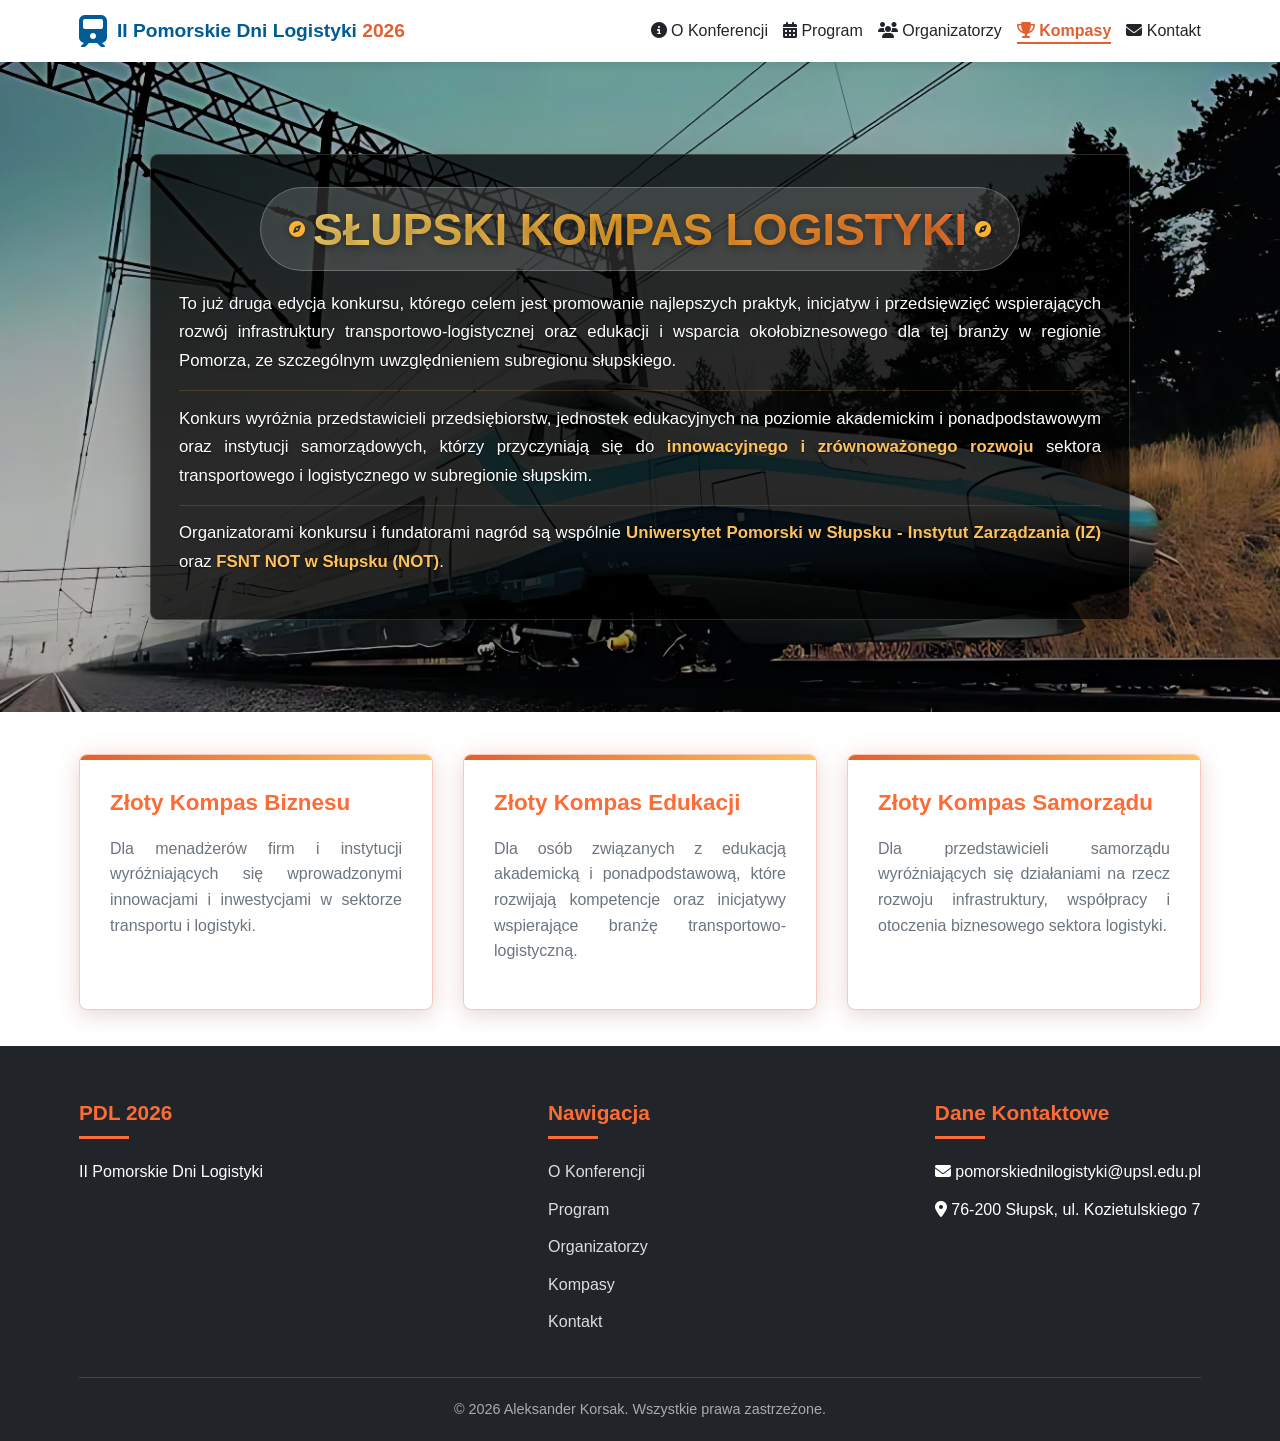
<file: kompasy.html>
<!DOCTYPE html>
<html lang="pl">
<head>
    <meta charset="UTF-8">
    <meta name="viewport" content="width=device-width, initial-scale=1.0">
    <title>II Pomorskie Dni Logistyki</title>
    <link rel="stylesheet" href="https://cdnjs.cloudflare.com/ajax/libs/font-awesome/6.4.0/css/all.min.css">
    <link rel="stylesheet" href="assets/css/kompasy.css?v=1">
</head>
<body>
    <header>
        <div class="header-container">
            <div class="logo">
                <i class="fas fa-train fa-2x" style="color: var(--primary);"></i>
                <div class="logo-text">II Pomorskie Dni Logistyki <span>2026</span></div>
            </div>

            <button class="mobile-menu-btn">
                <i class="fas fa-bars"></i>
            </button>

            <nav>
              <ul id="navMenu">
                <li><a href="/" data-target="about"><i class="fas fa-info-circle"></i> O Konferencji</a></li>
                <li><a href="/" data-target="program"><i class="fas fa-calendar-alt"></i> Program</a></li>
                <li><a href="/" data-target="organizers"><i class="fas fa-users"></i> Organizatorzy</a></li>
                <li><a href="kompasy.html" class="active"><i class="fas fa-trophy"></i> Kompasy</a></li>
                <li><a href="/" data-target="contact"><i class="fas fa-envelope"></i> Kontakt</a></li>
              </ul>
            </nav>

        </div>
    </header>

    <section class="hero">
        <div class="hero-content">
            <div class="hero-highlight">
                <i class="fas fa-compass"></i>
                <h1>SŁUPSKI KOMPAS LOGISTYKI</h1>
                <i class="fas fa-compass"></i>
            </div>
            <div class="hero-description">
                <p>To już druga edycja konkursu, którego celem jest promowanie najlepszych praktyk, inicjatyw i przedsięwzięć wspierających rozwój infrastruktury transportowo-logistycznej oraz edukacji i wsparcia okołobiznesowego dla tej branży w regionie Pomorza, ze szczególnym uwzględnieniem subregionu słupskiego.</p>
                <p>Konkurs wyróżnia przedstawicieli przedsiębiorstw, jednostek edukacyjnych na poziomie akademickim i ponadpodstawowym oraz instytucji samorządowych, którzy przyczyniają się do <strong>innowacyjnego i zrównoważonego rozwoju</strong> sektora transportowego i logistycznego w subregionie słupskim.</p>
                <p>Organizatorami konkursu i fundatorami nagród są wspólnie <strong>Uniwersytet Pomorski w Słupsku - Instytut Zarządzania (IZ)</strong> oraz <strong>FSNT NOT w Słupsku (NOT)</strong>.</p>
            </div>
        </div>
    </section>

    <section class="section">
        <div class="container">
            <div class="info-cards">
                <div class="info-card">
                    <h3><!-- Wniosek do konkursu:<br> --><span style="color: var(--accent);">Złoty Kompas Biznesu</span></h3>
                    <p>Dla menadżerów firm i instytucji wyróżniających się wprowadzonymi innowacjami i inwestycjami w sektorze transportu i logistyki.</p>
                </div>

                <div class="info-card">
                    <h3><!-- Wniosek do konkursu:<br> --><span style="color: var(--accent);">Złoty Kompas Edukacji</span></h3>
                    <p>Dla osób związanych z edukacją akademicką i ponadpodstawową, które rozwijają kompetencje oraz inicjatywy wspierające branżę transportowo-logistyczną.</p>
                </div>

                <div class="info-card">
                    <h3><!-- Wniosek do konkursu:<br> --><span style="color: var(--accent);">Złoty Kompas Samorządu</span></h3>
                    <p>Dla przedstawicieli samorządu wyróżniających się działaniami na rzecz rozwoju infrastruktury, współpracy i otoczenia biznesowego sektora logistyki.</p>
                </div>

                </div>
        </div>
    </section>

    <footer>
        <div class="container">
            <div class="footer-grid">
                <div class="footer-column">
                    <h3>PDL 2026</h3>
                    <p>II Pomorskie Dni Logistyki</p>
                </div>

                <div class="footer-column">
                    <h3>Nawigacja</h3>
                    <ul class="footer-links">
                        <li><a href="index.html#about">O Konferencji</a></li>
                        <li><a href="index.html#program">Program</a></li>
                        <li><a href="index.html#organizers">Organizatorzy</a></li>
                        <li><a href="kompasy.html">Kompasy</a></li>
                        <li><a href="index.html#contact">Kontakt</a></li>
                    </ul>
                </div>

                <div class="footer-column">
                    <h3>Dane Kontaktowe</h3>
                    <ul class="footer-links">
                        <li><i class="fas fa-envelope"></i> pomorskiednilogistyki@upsl.edu.pl</li>
                        <li><i class="fas fa-map-marker-alt"></i> 76-200 Słupsk, ul. Kozietulskiego 7</li>
                    </ul>
                </div>
            </div>

            <div class="copyright">
                <p>&copy; 2026 Aleksander Korsak. Wszystkie prawa zastrzeżone.</p>
            </div>
        </div>
    </footer>
    <script src="assets/js/kompasy.js?v=1"></script>
</body>
</html>
</file>
<file: assets/css/index.css>
:root {
            --primary: #005b96;
            --secondary: #00a1e0;
            --accent: #ff6b35;
            --accent-light-bg: #e25f2f; /* pomarańcz na jasnym tle (świadomy wybór wizualny; biały tekst 3,55:1) */
            --accent-light-bg-hover: #ce5024;
            --light: #f8f9fa;
            --dark: #212529;
            --gray: #6c757d;
        }

        * {
            margin: 0;
            padding: 0;
            box-sizing: border-box;
            font-family: 'Segoe UI', Tahoma, Geneva, Verdana, sans-serif;
        }

        body {
            background-color: white;
            color: var(--dark);
            line-height: 1.6;
            overflow-x: hidden;
        }

        /* Header styles */
        header {
            background-color: white;
            padding: 15px 0;
            position: sticky;
            top: 0;
            z-index: 1000;
            box-shadow: 0 2px 10px rgba(0,0,0,0.1);
        }

        .header-container {
            display: flex;
            justify-content: space-between;
            align-items: center;
            width: 90%;
            max-width: 1200px;
            margin: 0 auto;
            padding: 0 15px;
        }

        .logo {
            display: flex;
            align-items: center;
        }

        .logo-text {
            font-size: 1.4rem;
            font-weight: 700;
            color: var(--primary);
            margin-left: 10px;
            line-height: 1.25;
            white-space: nowrap;
        }

        .logo-text span {
            color: var(--accent-light-bg);
        }

        nav ul {
            display: flex;
            list-style: none;
            gap: 21px;
        }

        nav li {
            margin-left: 0;
        }

        nav a {
            color: var(--dark);
            text-decoration: none;
            font-weight: 500;
            transition: all 0.3s ease;
            position: relative;
            padding: 5px 0;
            font-size: 1.1rem;
            white-space: nowrap;
        }

        nav a:hover {
            color: var(--accent-light-bg);
        }

        nav a.active {
            color: var(--accent-light-bg);
            font-weight: 600;
        }

        nav a::after {
            content: '';
            position: absolute;
            bottom: 0;
            left: 0;
            width: 0;
            height: 2px;
            background: var(--accent-light-bg);
            transition: width 0.3s ease;
        }

        nav a:hover::after,
        nav a.active::after {
            width: 100%;
        }

        nav a.nav-cta {
            background: var(--accent-light-bg);
            color: white;
            padding: 8px 12px;
            border-radius: 50px;
            font-weight: 700;
            box-shadow: 0 4px 14px rgba(226,95,47,0.22);
        }

        nav a.nav-cta:hover {
            background: var(--accent-light-bg-hover);
            color: white;
        }

        nav a.nav-cta::after {
            display: none;
        }

        @media (max-width: 1320px) and (min-width: 769px) {
            .logo-text {
                font-size: 1.2rem;
            }

            nav ul {
                gap: 15px;
            }

            nav a {
                font-size: 1rem;
            }

            nav a.nav-cta {
                padding: 7px 10px;
            }
        }

        .mobile-menu-btn {
            display: none;
            background: none;
            border: none;
            font-size: 1.5rem;
            cursor: pointer;
            color: var(--primary);
        }

        /* Menu rozwijane także na tabletach i mniejszych laptopach – poniżej 1150 px menu nie mieści się w jednej linii */
        @media (max-width: 1149px) {
            .mobile-menu-btn {
                display: block;
            }

            nav ul {
                display: none;
                position: absolute;
                top: 100%;
                left: 0;
                right: 0;
                background: white;
                flex-direction: column;
                box-shadow: 0 10px 15px rgba(0,0,0,0.1);
                padding: 20px 0;
            }

            nav ul.show {
                display: flex;
            }

            nav li {
                margin: 10px 0;
                text-align: center;
            }
        }

        @media (min-width: 769px) and (max-width: 1149px) {
            .mobile-menu-btn {
                margin-left: auto;
            }
        }

        /* Hero section */
        .hero {
            background: linear-gradient(rgba(0, 0, 0, 0.7), rgba(0, 0, 0, 0.7)),
                        url('../img/hero/hero-image-upscale.webp') center/cover no-repeat;
            height: 70vh;
            display: flex;
            align-items: center;
            color: white;
            text-align: center;
        }

        .hero-content {
            max-width: 800px;
            margin: 0 auto;
            padding: 0 20px;
        }

        .hero h1 {
            font-size: 3rem;
            margin-bottom: 1rem;
            line-height: 1.2;
            text-shadow: 0 2px 4px rgba(0,0,0,0.5);
        }

        .hero p {
            font-size: 1.4rem;
            margin-bottom: 2rem;
            max-width: 600px;
            margin: 0 auto 2rem;
            text-shadow: 0 1px 2px rgba(0,0,0,0.5);
        }

        .hero-dates {
            background: rgba(255, 255, 255, 0.2);
            display: inline-block;
            padding: 10px 25px;
            border-radius: 5px;
            margin-bottom: 2rem;
            font-size: 1.2rem;
            font-weight: 600;
            backdrop-filter: blur(5px);
        }

        /* Main content sections */
        .section {
            padding: 30px 0;
        }

        .section-title {
            text-align: center;
            margin-bottom: 40px;
            position: relative;
        }

        .section-title h2 {
            font-size: 2.2rem;
            color: var(--primary);
            display: inline-block;
            position: relative;
            padding-bottom: 15px;
        }

        .section-title h2::after {
            content: '';
            position: absolute;
            bottom: 0;
            left: 50%;
            transform: translateX(-50%);
            width: 80px;
            height: 4px;
            background: var(--accent-light-bg);
        }

        .contact-section .section-title h2::after {
            background: var(--accent);
        }

        .container {
            width: 90%;
            max-width: 1200px;
            margin: 0 auto;
            padding: 0 15px;
        }

        .info-cards {
            display: grid;
            grid-template-columns: repeat(auto-fit, minmax(300px, 1fr));
            gap: 30px;
            margin-top: 30px;
        }

        .info-card {
            background: white;
            border-radius: 8px;
            border: 1px solid rgba(0,91,150,0.22);
            box-shadow: 0 8px 22px rgba(0,0,0,0.08), 0 0 24px rgba(0,91,150,0.10);
            padding: 30px;
            transition: transform 0.3s ease;
        }

        .info-card:hover {
            transform: translateY(-10px);
            box-shadow: 0 14px 30px rgba(0,0,0,0.12), 0 0 34px rgba(0,91,150,0.16);
        }

        .info-card h3 {
            color: var(--primary);
            margin-bottom: 15px;
            font-size: 1.4rem;
        }

        .info-card p {
            color: var(--gray);
            margin-bottom: 15px;
        }

        .info-card ul {
            padding-left: 20px;
            margin-top: 15px;
        }

        .info-card li {
            margin-bottom: 8px;
        }

        .icon-container {
            width: 60px;
            height: 60px;
            background: var(--primary);
            border-radius: 50%;
            display: flex;
            align-items: center;
            justify-content: center;
            margin-bottom: 20px;
        }

        .icon-container i {
            color: white;
            font-size: 1.8rem;
        }

        /* Program section */
        .program-section {
            background-color: #f5f7fa;
        }

        .schedule {
            max-width: 900px;
            margin: 0 auto;
            background: white;
            border-radius: 8px;
            border: 1px solid rgba(0,91,150,0.22);
            box-shadow: 0 8px 22px rgba(0,0,0,0.08), 0 0 24px rgba(0,91,150,0.10);
            overflow: hidden;
        }

        .schedule-item {
            padding: 25px;
            border-bottom: 1px solid #eee;
            display: flex;
        }

        .schedule-item:last-child {
            border-bottom: none;
        }

        .time {
            min-width: 120px;
            color: var(--primary);
            font-weight: 600;
            font-size: 1.1rem;
        }

        .event-details h3 {
            color: var(--dark);
            margin-bottom: 8px;
            font-size: 1.2rem;
        }

        .event-details p {
            color: var(--gray);
        }

        .event-details p + p {
            margin-top: 4px;
        }

        .event-details a {
            color: var(--primary);
            overflow-wrap: anywhere;
        }

        .event-details .presenter {
            color: var(--primary);
        }

        .event-details .talk-translation {
            font-style: italic;
            font-size: 0.95rem;
        }

        .schedule-day {
            background: var(--primary);
            color: white;
            font-weight: 600;
            font-size: 1.15rem;
            padding: 14px 25px;
        }

        .schedule-block {
            background: rgba(0,91,150,0.06);
            border-left: 4px solid var(--accent-light-bg);
            border-bottom: 1px solid #eee;
            padding: 18px 25px;
        }

        .schedule-block-sub {
            background: rgba(0,161,224,0.07);
            border-left-color: var(--secondary);
        }

        .schedule-block-label {
            display: block;
            color: var(--accent-light-bg);
            font-size: 0.85rem;
            font-weight: 700;
            letter-spacing: 0.06em;
            text-transform: uppercase;
            margin-bottom: 4px;
        }

        .schedule-block h3 {
            color: var(--dark);
            font-size: 1.2rem;
        }

        .schedule-block p {
            color: var(--gray);
            margin-top: 4px;
        }

        .schedule-break {
            background: #fafbfc;
        }

        .schedule-break .event-details h3 {
            color: var(--gray);
            font-size: 1.05rem;
            margin-bottom: 0;
        }

        /* Organizers section */
        .organizers-grid {
            display: grid;
            grid-template-columns: repeat(auto-fit, minmax(250px, 1fr));
            gap: 25px;
            margin-top: 30px;
        }

        .partners-title {
            margin-top: 30px;
        }

        .partners-grid {
            margin-left: auto;
            margin-right: auto;
        }

        /* Patrons section override to a 2x2 grid on larger screens */
        @media (min-width: 769px) {
            #patrons .organizers-grid {
                grid-template-columns: repeat(2, 1fr);
                max-width: 800px;
                margin-left: auto;
                margin-right: auto;
            }

            #media-patrons .organizers-grid {
                grid-template-columns: repeat(4, minmax(0, 1fr));
            }
        }

        .organizer-card {
            background: white;
            border-radius: 8px;
            border: 1px solid rgba(0,91,150,0.22);
            box-shadow: 0 8px 22px rgba(0,0,0,0.08), 0 0 24px rgba(0,91,150,0.10);
            padding: 25px;
            text-align: center;
            transition: all 0.3s ease;
        }

        .organizer-card:hover {
            transform: translateY(-5px);
            box-shadow: 0 12px 28px rgba(0,0,0,0.12), 0 0 32px rgba(0,91,150,0.16);
        }

        .organizer-logo {
            width: 100px;
            height: 100px;
            background: #f0f4f8;
            border-radius: 50%;
            margin: 0 auto 20px;
            display: flex;
            align-items: center;
            justify-content: center;
            color: var(--primary);
            font-size: 2rem;
        }

        /* Specific logo styling for media patrons */
        .media-logo-container {
            width: 100%; /* Make container take full width */
            max-width: 330px; /* Max width like others */
            height: 180px; /* Fixed height */
            border-radius: 0; /* Override default */
            overflow: hidden;
            display: flex;
            align-items: center;
            justify-content: center;
            background: transparent;
            margin: 0 auto 20px; /* Center and add bottom margin */
        }

        .media-logo-container img {
            display: block;
            width: auto; /* Let image scale naturally */
            height: 80%; /* Control image height */
            max-width: 100%; /* Don't exceed container */
            max-height: 100%; /* Don't exceed container */
            object-fit: contain; /* Fit without distortion */
            border-radius: 0;
        }

        /* Szerokie winiety (Głos Pomorza, gp24.pl) */
        .media-logo-wide img {
            width: 100%;
            height: auto;
            max-width: 100%;
            max-height: 100%;
            object-fit: contain;
        }

        /* Polska Izba Kolei: a bit larger than default, with side inset so text is not clipped */
        .media-logo-izba img {
            width: 88%;
            height: auto;
            max-width: 88%;
            max-height: 100%;
            object-fit: contain;
        }

        /* Placeholder styles */
        .placeholder-logo {
            width: 100%;
            height: 100%;
            border: 2px dashed var(--gray);
            background: #f0f4f8;
            display: flex;
            align-items: center;
            justify-content: center;
            color: var(--gray);
            font-style: italic;
        }

        .organizer-card h3 {
            color: var(--primary);
            margin-bottom: 10px;
        }

        .partner-card {
            min-height: 300px;
            padding-bottom: 22px;
            display: flex;
            flex-direction: column;
            align-items: center;
        }

        .partner-card h3 {
            min-height: 52px;
            margin-top: auto;
            margin-bottom: 0;
            display: flex;
            align-items: center;
            justify-content: center;
            text-align: center;
            line-height: 1.25;
        }

        .partner-logo {
            width: 100%;
            max-width: 320px;
            height: 180px;
            background: none;
            border-radius: 0;
            margin-bottom: 18px;
            padding: 6px;
            overflow: visible;
        }

        .partner-logo img {
            display: block;
            width: 100%;
            height: 100%;
            max-width: 100%;
            max-height: 100%;
            object-fit: contain;
            border-radius: 0;
        }

        .partner-logo-blue {
            background: linear-gradient(135deg, var(--primary), var(--secondary));
            border-radius: 8px;
            padding: 14px;
        }

        .partner-logo-tall img {
            width: auto;
            height: 100%;
            max-height: 100%;
        }

        .partner-logo-tall {
            height: 180px;
            margin-bottom: 18px;
        }

        .partner-logo-slupsk {
            height: 180px;
            margin-bottom: 18px;
            align-items: center;
            justify-content: center;
        }

        .partner-logo-slupsk img {
            width: 92%;
            height: auto;
        }

        .partner-logo-wide {
            max-width: 360px;
        }

        .partner-logo-wide img {
            width: 115%;
            height: auto;
            max-width: none;
        }

        /* Contact section */
        .contact-section {
            background: linear-gradient(to right, var(--primary), var(--secondary));
            color: white;
        }

        .contact-grid {
            display: grid;
            grid-template-columns: repeat(auto-fit, minmax(300px, 1fr));
            gap: 30px;
            margin-top: 30px;
        }

        .contact-card {
            background: rgba(255, 255, 255, 0.1);
            border-radius: 8px;
            padding: 30px;
            text-align: center;
            backdrop-filter: blur(5px);
            transition: all 0.3s ease;
        }

        .contact-card:hover {
            background: rgba(255, 255, 255, 0.15);
            transform: translateY(-5px);
        }

        .contact-card i {
            font-size: 2.5rem;
            margin-bottom: 20px;
            color: var(--accent);
        }

        .contact-card h3 {
            margin-bottom: 15px;
            font-size: 1.4rem;
        }

        .contact-info {
            font-size: 1.2rem;
            margin-top: 10px;
        }

        .email-link {
            color: white;
            text-decoration: none;
            font-weight: 600;
            display: inline-block;
            margin-top: 10px;
            transition: all 0.3s ease;
            border-bottom: 2px solid transparent;
        }

        .email-link:hover {
            color: var(--accent);
            border-bottom: 2px solid var(--accent);
        }

        /* Footer */
        footer {
            background: var(--dark);
            color: white;
            padding: 50px 0 20px;
        }

        .footer-grid {
            display: grid;
            grid-template-columns: repeat(auto-fit, minmax(250px, 1fr));
            gap: 30px;
            margin-bottom: 30px;
        }

        @media (min-width: 1000px) {
            .footer-grid {
                grid-template-columns: max-content max-content max-content;
                justify-content: space-between;
                column-gap: 48px;
            }
        }

        .footer-column h3 {
            color: var(--accent);
            margin-bottom: 20px;
            font-size: 1.3rem;
            position: relative;
            padding-bottom: 10px;
        }

        .footer-column h3::after {
            content: '';
            position: absolute;
            bottom: 0;
            left: 0;
            width: 50px;
            height: 3px;
            background: var(--accent);
        }

        .footer-nav-column h3 {
            max-width: 320px;
            margin-left: auto;
            margin-right: auto;
            text-align: center;
        }

        .footer-nav-column h3::after {
            left: 50%;
            transform: translateX(-50%);
        }

        .footer-links {
            list-style: none;
        }

        .footer-nav-links {
            display: grid;
            grid-template-columns: repeat(2, minmax(0, 1fr));
            column-gap: 24px;
            max-width: 320px;
            margin-left: auto;
            margin-right: auto;
            text-align: center;
            justify-items: center;
        }

        .footer-links li {
            margin-bottom: 12px;
        }

        .footer-links a {
            color: #ddd;
            text-decoration: none;
            transition: all 0.3s ease;
        }

        .footer-links a:hover {
            color: var(--accent);
            padding-left: 5px;
        }

        .footer-nav-links a:hover {
            padding-left: 0;
        }
        .footer-nav-links a.footer-signup-link {
            color: var(--accent);
            font-weight: 700;
        }

        .footer-nav-links a.footer-signup-link:hover {
            color: #e85a28;
            padding-left: 0;
        }

        /* „Zapisz się!” w stopce: wyśrodkowane pod siatką linków, niezależnie od ich liczby */
        .footer-nav-links li.footer-signup {
            grid-column: 1 / -1;
        }

        .copyright {
            text-align: center;
            padding-top: 20px;
            margin-top: 30px;
            border-top: 1px solid #444;
            color: #aaa;
            font-size: 0.9rem;
        }

        /* Map styles */
        .map-container {
            margin-top: 40px;
            border-radius: 10px;
            overflow: hidden;
            box-shadow: 0 10px 30px rgba(0,0,0,0.1);
            height: 400px;
        }

        .map-container iframe {
            width: 100%;
            height: 100%;
            border: 0;
        }

        /* Program list improvements */
        .presentation-list {
            margin-top: 10px;
        }

        .presentation-item {
            margin-bottom: 10px;
            padding-left: 20px;
            position: relative;
        }

        .presentation-item::before {
            content: "•";
            position: absolute;
            left: 0;
            color: var(--accent);
            font-weight: bold;
        }

        .presenter {
            font-weight: 600;
            color: var(--primary);
        }

        .organization {
            font-style: italic;
        }

        /* Button styles */
        .btn {
            display: inline-block;
            background: var(--accent-light-bg);
            color: white;
            padding: 12px 30px;
            border-radius: 50px;
            text-decoration: none;
            font-weight: 600;
            font-size: 1.1rem;
            transition: all 0.3s ease;
        }

        .btn:hover {
            background: var(--accent-light-bg-hover);
            transform: translateY(-2px);
            box-shadow: 0 5px 15px rgba(0,0,0,0.2);
        }

        /* Responsive styles */
        @media (max-width: 992px) {
            .hero h1 {
                font-size: 2.5rem;
            }

            .hero p {
                font-size: 1.2rem;
            }
        }

        @media (max-width: 768px) {
            .mobile-menu-btn {
                display: block;
            }

            .logo-text {
                white-space: normal;
            }

            nav ul {
                display: none;
                position: absolute;
                top: 100%;
                left: 0;
                right: 0;
                background: white;
                flex-direction: column;
                box-shadow: 0 10px 15px rgba(0,0,0,0.1);
                padding: 20px 0;
            }

            nav ul.show {
                display: flex;
            }

            nav li {
                margin: 10px 0;
                text-align: center;
            }

            .hero {
                height: 60vh;
            }

            .hero h1 {
                font-size: 2rem;
            }

            .section-title h2 {
                font-size: 1.8rem;
            }

            .schedule-item {
                flex-direction: column;
            }

            .time {
                margin-bottom: 10px;
            }

            /* Mobile-specific improvements */
            .info-cards,
            .organizers-grid,
            .contact-grid {
                grid-template-columns: minmax(0, 1fr);
            }

            .contact-card {
                min-width: 0;
                max-width: 100%;
                padding: 24px 16px;
                overflow-wrap: anywhere;
            }
        }

        @media (max-width: 576px) {
            .hero-dates {
                font-size: 1rem;
                padding: 8px 15px;
            }

            .hero {
                height: 50vh;
            }

            .hero-content {
                padding: 0 15px;
            }

            .btn {
                padding: 10px 20px;
                font-size: 1rem;
            }
        }

        /* Spacing for media patrons nested under organizers/partners */
        .media-patrons-block {
            margin-top: 10px;
        }

        /* Tymczasowe ukrycie elementów pozostających w kodzie */
        .temporarily-hidden { display: none !important; }

        /* Hero conferences side-by-side layout */
        .hero-conferences {
            display: grid;
            grid-template-columns: minmax(0, 1fr) minmax(0, 1.55fr);
            align-items: center;
            margin-bottom: 1.3rem;
        }
        .hero-conference {
            min-width: 0;
            padding: 0 28px;
        }
        .hero-conference + .hero-conference {
            border-left: 1px solid rgba(255,255,255,0.25);
        }
        .hero .hero-conference h1 {
            font-size: clamp(1.5rem, 2.4vw, 2rem);
        }
        .hero .hero-conference p {
            font-size: 1.05rem;
            max-width: none;
        }
        .hero-main-title {
            margin: 0 auto 1.3rem;
            padding-bottom: 1.1rem;
            border-bottom: 1px solid rgba(255,255,255,0.25);
        }
        .hero .hero-kicker {
            color: var(--accent);
            font-size: 1.15rem;
            font-weight: 700;
            letter-spacing: 0.08em;
            text-transform: uppercase;
            margin-bottom: 0.35rem;
        }
        .hero .hero-theme {
            color: white;
            font-size: 1.3rem;
            font-weight: 600;
            line-height: 1.35;
        }
        @media (max-width: 900px) {
            .hero-conferences {
                grid-template-columns: 1fr;
                gap: 24px;
            }
            .hero-conference {
                padding: 0;
            }
            .hero-conference + .hero-conference {
                border-left: none;
                border-top: 1px solid rgba(255,255,255,0.25);
                padding-top: 20px;
            }
        }

        @media (max-width: 768px) {
            .hero {
                height: auto !important;
                min-height: 0;
                align-items: center !important;
                padding: 28px 0 !important;
                background-position: center center !important;
            }

            .hero-content {
                width: calc(100% - 28px) !important;
                padding: 18px 14px !important;
            }

            .hero-conferences {
                gap: 16px;
                margin-bottom: 0.9rem;
            }

            .hero-conference h1 {
                font-size: clamp(1.35rem, 7vw, 1.9rem) !important;
                line-height: 1.16 !important;
                margin-bottom: 0.35rem !important;
            }

            .hero-conference p {
                font-size: clamp(0.88rem, 3.6vw, 1rem) !important;
                line-height: 1.32 !important;
            }

            .hero-main-title {
                margin-bottom: 1rem;
                padding-bottom: 0.9rem;
            }

            .hero .hero-kicker {
                font-size: 0.95rem;
            }

            .desktop-only-br {
                display: none;
            }

            .hero .hero-theme {
                font-size: 1.05rem;
            }

            .hero-dates {
                width: auto !important;
                max-width: 100%;
                padding: 8px 12px !important;
                font-size: 0.92rem !important;
                line-height: 1.35;
                justify-content: center;
                flex-wrap: wrap;
                margin-bottom: 0.9rem !important;
            }
        }

        /* Program section: compact heading + larger parallel-sessions label */
        #program .section-title { margin-bottom: 12px; }
        #program .section-title h2 { padding-bottom: 0; }
        #program .section-title h2::after { display: none; }
        .schedule-block-label.schedule-block-label-lg {
            font-size: 1.05rem;
            letter-spacing: 0.02em;
            margin-bottom: 0;
        }

        /* Godziny: pogrubione, na desktopie w jednej linii z tytułem (h3) pozycji */
        .schedule-item .time { font-weight: 700; align-self: flex-start; margin-top: 2px; }
        /* pozycje z etykietą nad tytułem: przesunięcie o wysokość etykiety (0.85rem × 1.6 + 4px) */
        /* etykiety nad tytułami pozycji: większe, ta sama wysokość linii (wiersze bez zmian) */
        .event-details > .schedule-block-label {
            font-size: 0.95rem;
            letter-spacing: 0.04em;
            line-height: calc(0.85rem * 1.6);
        }
        .schedule-item:has(.event-details > .schedule-block-label) .time { margin-top: calc(0.85rem * 1.6 + 4px + 2px); }
        /* przerwy: tytuł mniejszy (1.05rem), godzina wyśrodkowana pionowo względem niego */
        .schedule-item.schedule-break .time { margin-top: calc((1.05rem * 1.6 - 1.1rem * 1.6) / 2); }
        /* kolumna godzin wyrównana do półpauzy; pojedyncza godzina w pozycji początku */
        .time { font-variant-numeric: tabular-nums; white-space: nowrap; }
        .time .t-start { display: inline-block; width: 2.6em; text-align: right; }
        .time .t-dash { display: inline-block; width: 0.7em; text-align: center; }
        /* pojedyncza godzina wyśrodkowana na linii półpauz: szerokość = 2 × (2.6em + 0.35em) */
        .time .t-start:only-child { width: 5.9em; text-align: center; }
        /* większy odstęp od treści: kolumna przesunięta w lewo, tekst bez zmian */
        .schedule-item > .time, .schedule-block-timed > .time { margin-left: -8px; min-width: 128px; }
        /* blok "Sesje równoległe" z godziną w kolumnie czasu */
        .schedule-block-timed { display: flex; align-items: center; padding-left: 21px; }
        .schedule-block-timed .time { font-weight: 700; flex: 0 0 auto; }
        @media (max-width: 768px) {
            .time .t-start, .time .t-dash, .time .t-start:only-child { display: inline; width: auto; }
            .schedule-item > .time, .schedule-block-timed > .time { margin-left: 0; min-width: 0; }
            .schedule-block-timed { flex-direction: column; align-items: flex-start; padding-left: 25px; }
            .schedule-block-timed .time { margin-bottom: 6px; }
            .schedule-item.schedule-break .time,
            .schedule-item .time,
            .schedule-item:has(.event-details > .schedule-block-label) .time { align-self: flex-start; margin-top: 0; }
            .event-details > .schedule-block-label { font-size: 0.88rem; letter-spacing: 0.03em; }
        }

        .event-details a.schedule-link {
            color: var(--accent-light-bg);
            font-weight: 600;
            text-decoration: underline;
            text-underline-offset: 2px;
        }

        .event-details a.schedule-link:hover,
        .event-details a.schedule-link:focus-visible {
            color: var(--accent-light-bg-hover);
        }

        /* Łamanie linii tylko na telefonach (≤768px) – symetrycznie do .desktop-only-br */
        @media (min-width: 769px) {
            .br-mobile { display: none; }
        }

        /* Hero: na telefonie ikona + data w 1. linii, uczelnia w 2. linii, bez separatora „|” */
        @media (max-width: 768px) {
            .hero-dates { row-gap: 2px !important; text-align: center; }
            .hero-dates-text { display: contents; }
            .hero-dates-sep { display: none; }
            .hero-dates-place { flex-basis: 100%; }
        }
</file>
<file: assets/css/kompasy.css>
:root {
            --primary: #005b96;
            --secondary: #00a1e0;
            --accent: #ff6b35;
            --accent-light-bg: #e25f2f; /* pomarańcz na jasnym tle (świadomy wybór wizualny; biały tekst 3,55:1) */
            --accent-light-bg-hover: #ce5024;
            --light: #f8f9fa;
            --dark: #212529;
            --gray: #6c757d;
        }

        * {
            margin: 0;
            padding: 0;
            box-sizing: border-box;
            font-family: 'Segoe UI', Tahoma, Geneva, Verdana, sans-serif;
        }

        body {
            background-color: white;
            color: var(--dark);
            line-height: 1.6;
            overflow-x: hidden;
        }

        header {
            background-color: white;
            padding: 15px 0;
            position: sticky;
            top: 0;
            z-index: 1000;
            box-shadow: 0 2px 10px rgba(0,0,0,0.1);
        }

        .header-container {
            display: flex;
            justify-content: space-between;
            align-items: center;
            width: 90%;
            max-width: 1200px;
            margin: 0 auto;
            padding: 0 15px;
        }

        .logo {
            display: flex;
            align-items: center;
        }

        .logo-text {
            font-size: 1.4rem;
            font-weight: 700;
            color: var(--primary);
            margin-left: 10px;
            line-height: 1.25;
            white-space: nowrap;
        }

        .logo-text span {
            color: var(--accent-light-bg);
        }

        nav ul {
            display: flex;
            list-style: none;
            gap: 21px;
        }

        nav li {
            margin-left: 0;
        }

        nav a {
            color: var(--dark);
            text-decoration: none;
            font-weight: 500;
            transition: all 0.3s ease;
            position: relative;
            padding: 5px 0;
            font-size: 1.1rem;
            white-space: nowrap;
        }

        nav a:hover {
            color: var(--accent-light-bg);
        }

        nav a.active {
            color: var(--accent-light-bg);
            font-weight: 600;
        }

        nav a::after {
            content: '';
            position: absolute;
            bottom: 0;
            left: 0;
            width: 0;
            height: 2px;
            background: var(--accent-light-bg);
            transition: width 0.3s ease;
        }

        nav a:hover::after,
        nav a.active::after {
            width: 100%;
        }

        nav a.nav-cta {
            background: var(--accent-light-bg);
            color: white;
            padding: 8px 12px;
            border-radius: 50px;
            font-weight: 700;
            box-shadow: 0 4px 14px rgba(226,95,47,0.22);
        }

        nav a.nav-cta:hover {
            background: var(--accent-light-bg-hover);
            color: white;
        }

        nav a.nav-cta::after {
            display: none;
        }

        @media (max-width: 1320px) and (min-width: 769px) {
            .logo-text {
                font-size: 1.2rem;
            }

            nav ul {
                gap: 15px;
            }

            nav a {
                font-size: 1rem;
            }

            nav a.nav-cta {
                padding: 7px 10px;
            }
        }

        .mobile-menu-btn {
            display: none;
            background: none;
            border: none;
            font-size: 1.5rem;
            cursor: pointer;
            color: var(--primary);
        }

        /* Menu rozwijane także na tabletach i mniejszych laptopach – poniżej 1150 px menu nie mieści się w jednej linii */
        @media (max-width: 1149px) {
            .mobile-menu-btn {
                display: block;
            }

            nav ul {
                display: none;
                position: absolute;
                top: 100%;
                left: 0;
                right: 0;
                background: white;
                flex-direction: column;
                box-shadow: 0 10px 15px rgba(0,0,0,0.1);
                padding: 20px 0;
            }

            nav ul.show {
                display: flex;
            }

            nav li {
                margin: 10px 0;
                text-align: center;
            }
        }

        @media (min-width: 769px) and (max-width: 1149px) {
            .mobile-menu-btn {
                margin-left: auto;
            }
        }

        /* Hero section z obrazem z root repo */
        .hero {
            background: linear-gradient(rgba(0, 0, 0, 0.3), rgba(0, 0, 0, 0.3)),
                        url('../img/hero/hero-image.webp') center/cover no-repeat;
            height: 650px;
            display: flex;
            align-items: center;
            justify-content: center;
            color: white;
            text-align: center;
            margin-bottom: 10px;
        }

        .hero-content {
            max-width: 980px;
            margin: 0 auto;
            padding: 28px;
            position: relative;
            z-index: 1;
            background: rgba(0,0,0,0.77);
            border: 1px solid rgba(255,255,255,0.16);
            border-radius: 8px;
            box-shadow: 0 22px 44px rgba(0,0,0,0.28);
        }

        .hero h1 {
            font-size: 2.8rem;
            margin-bottom: 0;
            line-height: 1.3;
            color: #ffb12f;
            background: linear-gradient(90deg, #ffd86a 0%, #ffb12f 48%, #ff7a2f 100%);
            -webkit-background-clip: text;
            background-clip: text;
            -webkit-text-fill-color: transparent;
            text-shadow: 0 2px 8px rgba(0,0,0,0.34);
        }

        .hero p {
            font-size: 1.05rem;
            margin-bottom: 0.9rem;
            line-height: 1.7;
            text-shadow: 0 1px 2px rgba(0,0,0,0.5);
        }

        .hero-description {
            text-align: justify;
            text-align-last: left;
        }

        .hero-description p + p {
            border-top: 1px solid rgba(255,193,90,0.16);
            padding-top: 0.85rem;
        }

        .hero-description strong {
            color: #ffc15a;
            font-weight: 700;
        }

        .hero-highlight {
            background: rgba(255,255,255,0.14);
            display: inline-flex;
            align-items: center;
            gap: 8px;
            padding: 12px 28px;
            border-radius: 50px;
            font-weight: 600;
            margin: 0.2rem auto 1.2rem;
            color: white;
            border: 1px solid rgba(255,255,255,0.24);
        }

        .hero-highlight i {
            color: #ffb12f;
            text-shadow: 0 1px 7px rgba(0,0,0,0.35);
        }

        .btn {
            display: inline-block;
            background: var(--accent-light-bg);
            color: white;
            padding: 12px 30px;
            border-radius: 50px;
            text-decoration: none;
            font-weight: 600;
            font-size: 1.1rem;
            transition: all 0.3s ease;
        }

        .btn:hover {
            background: var(--accent-light-bg-hover);
        }

        .section {
            padding: 32px 0 36px;
        }

        .container {
            width: 90%;
            max-width: 1200px;
            margin: 0 auto;
            padding: 0 15px;
        }

        .info-cards {
            display: grid;
            grid-template-columns: repeat(auto-fit, minmax(300px, 1fr));
            gap: 30px;
            margin-top: 0;
        }

        .info-card {
            background: white;
            border-radius: 8px;
            border: 1px solid rgba(226,95,47,0.32);
            box-shadow: 0 8px 22px rgba(0,0,0,0.08), 0 0 24px rgba(226,95,47,0.14);
            padding: 30px;
            transition: transform 0.3s ease;
            display: flex;
            flex-direction: column;
            justify-content: space-between;
            position: relative;
            overflow: hidden;
        }

        .info-card:hover {
            transform: translateY(-10px);
            box-shadow: 0 14px 30px rgba(0,0,0,0.12), 0 0 34px rgba(226,95,47,0.22);
        }

        .info-card::before {
            content: '';
            position: absolute;
            top: 0;
            left: 0;
            right: 0;
            height: 5px;
            background: linear-gradient(90deg, var(--accent-light-bg), #ffc15a);
        }

        .info-card h3 {
            color: var(--primary);
            margin-bottom: 15px;
            font-size: 1.4rem;
        }

        .info-card p {
            color: var(--gray);
            margin-bottom: 15px;
            flex-grow: 1;
            text-align: justify;
            text-align-last: left;
        }

        .card-footer {
            margin-top: auto;
            display: flex;
            justify-content: center;
        }

        .regulamin-download {
            margin-top: 36px;
        }

        footer {
            background: var(--dark);
            color: white;
            padding: 50px 0 20px;
        }

        .footer-grid {
            display: grid;
            grid-template-columns: repeat(auto-fit, minmax(250px, 1fr));
            gap: 30px;
            margin-bottom: 30px;
        }

        @media (min-width: 1000px) {
            .footer-grid {
                grid-template-columns: max-content max-content max-content;
                justify-content: space-between;
                column-gap: 48px;
            }
        }

        .footer-column h3 {
            color: var(--accent);
            margin-bottom: 20px;
            font-size: 1.3rem;
            position: relative;
            padding-bottom: 10px;
        }

        .footer-column h3::after {
            content: '';
            position: absolute;
            bottom: 0;
            left: 0;
            width: 50px;
            height: 3px;
            background: var(--accent);
        }

        .footer-nav-column h3 {
            max-width: 320px;
            margin-left: auto;
            margin-right: auto;
            text-align: center;
        }

        .footer-nav-column h3::after {
            left: 50%;
            transform: translateX(-50%);
        }

        .footer-links {
            list-style: none;
        }

        .footer-nav-links {
            display: grid;
            grid-template-columns: repeat(2, minmax(0, 1fr));
            column-gap: 24px;
            max-width: 320px;
            margin-left: auto;
            margin-right: auto;
            text-align: center;
            justify-items: center;
        }

        .footer-links li {
            margin-bottom: 12px;
        }

        .footer-links a {
            color: #ddd;
            text-decoration: none;
            transition: all 0.3s ease;
        }

        .footer-links a:hover {
            color: var(--accent);
            padding-left: 5px;
        }

        .footer-nav-links a:hover {
            padding-left: 0;
        }

        .footer-nav-links a.footer-signup-link {
            color: var(--accent);
            font-weight: 700;
        }

        .footer-nav-links a.footer-signup-link:hover {
            color: #e85a28;
            padding-left: 0;
        }

        /* „Zapisz się!” w stopce: wyśrodkowane pod siatką linków, niezależnie od ich liczby */
        .footer-nav-links li.footer-signup {
            grid-column: 1 / -1;
        }

        .copyright {
            text-align: center;
            padding-top: 20px;
            margin-top: 30px;
            border-top: 1px solid #444;
            color: #aaa;
            font-size: 0.9rem;
        }

        @media (max-width: 768px) {
            .mobile-menu-btn {
                display: block;
            }

            .logo-text {
                white-space: normal;
            }

            nav ul {
                display: none;
                position: absolute;
                top: 100%;
                left: 0;
                right: 0;
                background: white;
                flex-direction: column;
                box-shadow: 0 10px 15px rgba(0,0,0,0.1);
                padding: 20px 0;
            }

            nav ul.show {
                display: flex;
            }

            nav li {
                margin: 10px 0;
                text-align: center;
            }

            .hero {
                height: auto;
            }

            .hero h1 {
                font-size: 2rem;
            }
        }

        @media (max-width: 768px) {
            .hero {
                height: auto;
                min-height: 0;
                padding: 28px 0;
                background-position: center center;
            }

            .hero-content {
                width: calc(100% - 28px);
                padding: 16px 14px;
            }

            .hero-highlight {
                width: 100%;
                justify-content: center;
                gap: 6px;
                padding: 8px 10px;
                margin-bottom: 0.9rem;
                box-sizing: border-box;
            }

            .hero-highlight h1 {
                font-size: clamp(1.2rem, 5.7vw, 1.65rem);
                line-height: 1.18;
            }

            .hero p {
                font-size: 0.9rem;
                line-height: 1.45;
                margin-bottom: 0.65rem;
            }

            .hero-description {
                text-align: left;
            }
        }
</file>
<file: assets/css/koncert.css>
/* Strona „Koncert” – style uzupełniające kompasy.css (nagłówek, hero, stopka) */

        .koncert-page .hero {
            height: auto;
            min-height: 0;
            padding: 56px 0;
        }

        .koncert-page .hero-description {
            text-align: center;
            text-align-last: auto;
        }

        .hero-description i {
            color: #ffb12f;
            margin-right: 4px;
        }

        .hero-link {
            color: var(--accent);
            font-weight: 600;
            text-underline-offset: 3px;
        }

        .hero-link:hover,
        .hero-link:focus-visible {
            color: #ffc15a;
        }

        .koncert-grid {
            display: grid;
            grid-template-columns: minmax(0, 460px) minmax(0, 1fr);
            gap: 44px;
            align-items: start;
        }

        /* Karuzela */
        .carousel {
            position: relative;
            width: 100%;
        }

        .carousel-viewport {
            position: relative;
            border-radius: 8px;
            overflow: hidden;
            background: #1b1b1b;
            box-shadow: 0 8px 22px rgba(0,0,0,0.12), 0 0 24px rgba(226,95,47,0.14);
        }

        .carousel-track {
            display: flex;
            list-style: none;
            aspect-ratio: 3 / 4;
            transition: transform 0.4s ease;
            touch-action: pan-y;
            cursor: grab;
            will-change: transform;
        }

        .carousel-track.is-dragging {
            transition: none;
            cursor: grabbing;
        }

        .carousel-track:focus-visible {
            outline: 3px solid var(--accent-light-bg);
            outline-offset: -3px;
        }

        .carousel-slide {
            flex: 0 0 100%;
            width: 100%;
            height: 100%;
        }

        .carousel-slide img {
            display: block;
            width: 100%;
            height: 100%;
            object-fit: cover;
            object-position: center 25%;
            user-select: none;
            -webkit-user-drag: none;
            cursor: zoom-in;
        }

        .carousel-track.is-dragging .carousel-slide img {
            cursor: grabbing;
        }

        .carousel-btn {
            position: absolute;
            top: 50%;
            transform: translateY(-50%);
            width: 44px;
            height: 44px;
            border: none;
            border-radius: 50%;
            background: rgba(255,255,255,0.88);
            color: var(--dark);
            font-size: 1.1rem;
            cursor: pointer;
            display: flex;
            align-items: center;
            justify-content: center;
            box-shadow: 0 2px 10px rgba(0,0,0,0.3);
            transition: background 0.2s ease, color 0.2s ease;
        }

        .carousel-btn:hover {
            background: var(--accent-light-bg);
            color: white;
        }

        .carousel-btn:focus-visible,
        .carousel-dot:focus-visible {
            outline: 3px solid var(--accent-light-bg);
            outline-offset: 2px;
        }

        .carousel-btn:disabled {
            opacity: 0.35;
            cursor: default;
            background: rgba(255,255,255,0.88);
            color: var(--dark);
        }

        .carousel-prev {
            left: 12px;
        }

        .carousel-next {
            right: 12px;
        }

        .carousel-dots {
            display: flex;
            justify-content: center;
            gap: 6px;
            margin-top: 14px;
        }

        .carousel-dot {
            width: 28px;
            height: 28px;
            border: none;
            background: none;
            border-radius: 50%;
            cursor: pointer;
            display: flex;
            align-items: center;
            justify-content: center;
        }

        .carousel-dot::before {
            content: '';
            width: 11px;
            height: 11px;
            border-radius: 50%;
            background: #c9cfd4;
            transition: background 0.2s ease, transform 0.2s ease;
        }

        .carousel-dot:hover::before {
            background: var(--gray);
        }

        .carousel-dot[aria-current="true"]::before {
            background: var(--accent-light-bg);
            transform: scale(1.2);
        }

        /* Informacje o wykonawcach i biogram */
        .koncert-info h2 {
            font-size: 2.2rem;
            color: var(--accent-light-bg);
            line-height: 1.2;
        }

        .koncert-subtitle {
            color: var(--primary);
            font-size: 1.15rem;
            font-weight: 600;
            margin: 4px 0 20px;
        }

        .koncert-info h3 {
            color: var(--primary);
            font-size: 1.25rem;
            margin: 0 0 12px;
            padding-bottom: 8px;
            position: relative;
        }

        .koncert-info h3::after {
            content: '';
            position: absolute;
            left: 0;
            bottom: 0;
            width: 50px;
            height: 3px;
            background: var(--accent-light-bg);
        }

        .performers {
            list-style: none;
        }

        .performers li {
            display: flex;
            gap: 12px;
            align-items: baseline;
            padding: 6px 0;
            font-size: 1.05rem;
        }

        .performers i {
            color: var(--accent-light-bg);
            width: 20px;
            text-align: center;
            flex-shrink: 0;
        }

        .bio-card {
            background: white;
            border-radius: 8px;
            border: 1px solid rgba(226,95,47,0.32);
            box-shadow: 0 8px 22px rgba(0,0,0,0.08), 0 0 24px rgba(226,95,47,0.14);
            padding: 26px 30px 14px;
            margin-top: 28px;
            position: relative;
            overflow: hidden;
        }

        .bio-card::before {
            content: '';
            position: absolute;
            top: 0;
            left: 0;
            right: 0;
            height: 5px;
            background: linear-gradient(90deg, var(--accent-light-bg), #ffc15a);
        }

        .bio-card p {
            margin-bottom: 12px;
            text-align: justify;
            text-align-last: left;
        }

        .koncert-section {
            padding-bottom: 56px;
        }

        @media (max-width: 900px) {
            .koncert-grid {
                grid-template-columns: minmax(0, 1fr);
                gap: 32px;
            }

            .carousel {
                max-width: 460px;
                margin: 0 auto;
            }
        }

        @media (max-width: 768px) {
            .br-desktop {
                display: none;
            }

            .koncert-page .hero {
                padding: 28px 0;
            }

            .koncert-info h2 {
                font-size: 1.8rem;
            }

            .bio-card {
                padding: 22px 18px 10px;
            }

            .bio-card p {
                text-align: left;
            }

            .carousel-btn {
                width: 40px;
                height: 40px;
            }

            .carousel-prev {
                left: 8px;
            }

            .carousel-next {
                right: 8px;
            }
        }

        @media (prefers-reduced-motion: reduce) {
            .carousel-track {
                transition: none;
            }
        }

        .koncert-info h2 .pronunciation {
            color: var(--gray);
            font-size: 0.95rem;
            font-weight: 400;
            white-space: nowrap;
        }

        /* Dłuższy tytuł „KONCERT KAMERALNY” – na najwęższych ekranach odrobinę mniejsza czcionka, by zmieścić się w jednej linii */
        @media (max-width: 389px) {
            .koncert-page .hero-highlight h1 {
                font-size: clamp(1.05rem, 5.3vw, 1.4rem);
            }
        }

        /* Powiększenie zdjęcia (lightbox) */
        html.lightbox-open,
        html.lightbox-open body {
            overflow: hidden;
        }

        .lightbox {
            position: fixed;
            inset: 0;
            z-index: 2000;
            background: rgba(0,0,0,0.95);
            display: flex;
            align-items: center;
            justify-content: center;
            touch-action: none;
        }

        .lightbox[hidden] {
            display: none;
        }

        .lightbox-figure {
            margin: 0;
            width: 100%;
            height: 100%;
            display: flex;
            align-items: center;
            justify-content: center;
            padding: 56px 72px;
        }

        .lightbox-img {
            display: block;
            max-width: min(90vw, 100%);
            max-height: min(90vh, 100%);
            width: auto;
            height: auto;
            object-fit: contain;
            border-radius: 4px;
            box-shadow: 0 10px 40px rgba(0,0,0,0.5);
            user-select: none;
            -webkit-user-drag: none;
        }

        .lightbox-counter {
            position: absolute;
            top: 18px;
            left: 50%;
            transform: translateX(-50%);
            color: white;
            font-size: 1rem;
            font-weight: 600;
            letter-spacing: 0.05em;
            background: rgba(0,0,0,0.45);
            padding: 4px 12px;
            border-radius: 50px;
        }

        .lightbox-btn {
            position: absolute;
            width: 48px;
            height: 48px;
            border: none;
            border-radius: 50%;
            background: rgba(255,255,255,0.14);
            color: white;
            font-size: 1.3rem;
            cursor: pointer;
            display: flex;
            align-items: center;
            justify-content: center;
            transition: background 0.2s ease;
        }

        @media (hover: hover) {
            .lightbox-btn:not(:disabled):hover {
                background: var(--accent);
            }
        }

        .lightbox-btn:focus-visible {
            outline: 3px solid var(--accent);
            outline-offset: 2px;
        }

        .lightbox-btn:disabled {
            opacity: 0.3;
            cursor: default;
            background: rgba(255,255,255,0.14);
        }

        .lightbox-close {
            top: 12px;
            right: 12px;
        }

        .lightbox-prev,
        .lightbox-next {
            top: 50%;
            transform: translateY(-50%);
        }

        .lightbox-prev {
            left: 12px;
        }

        .lightbox-next {
            right: 12px;
        }

        @media (max-width: 768px) {
            .lightbox-figure {
                padding: 64px 8px;
            }

            .lightbox-prev,
            .lightbox-next {
                top: auto;
                bottom: 12px;
                transform: none;
            }

            .lightbox-prev {
                left: calc(50% - 60px);
            }

            .lightbox-next {
                right: calc(50% - 60px);
            }
        }
</file>
